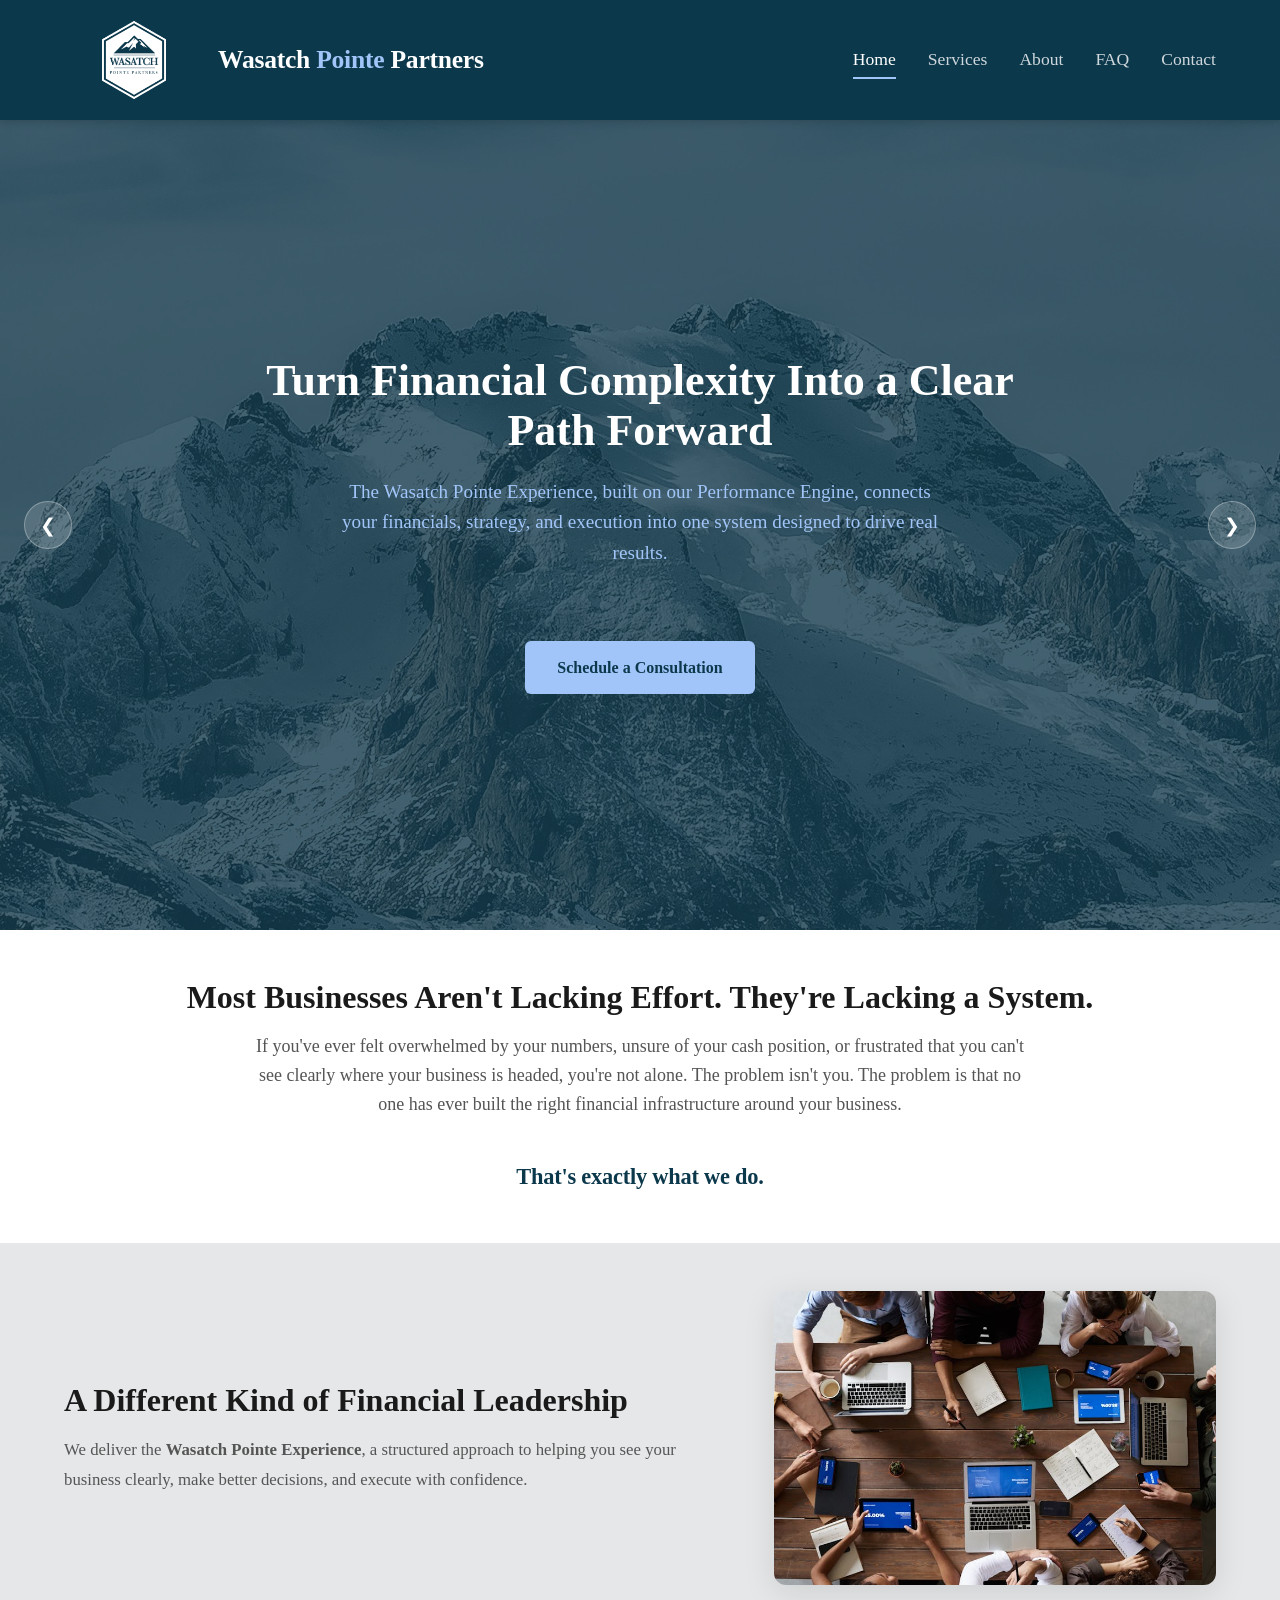
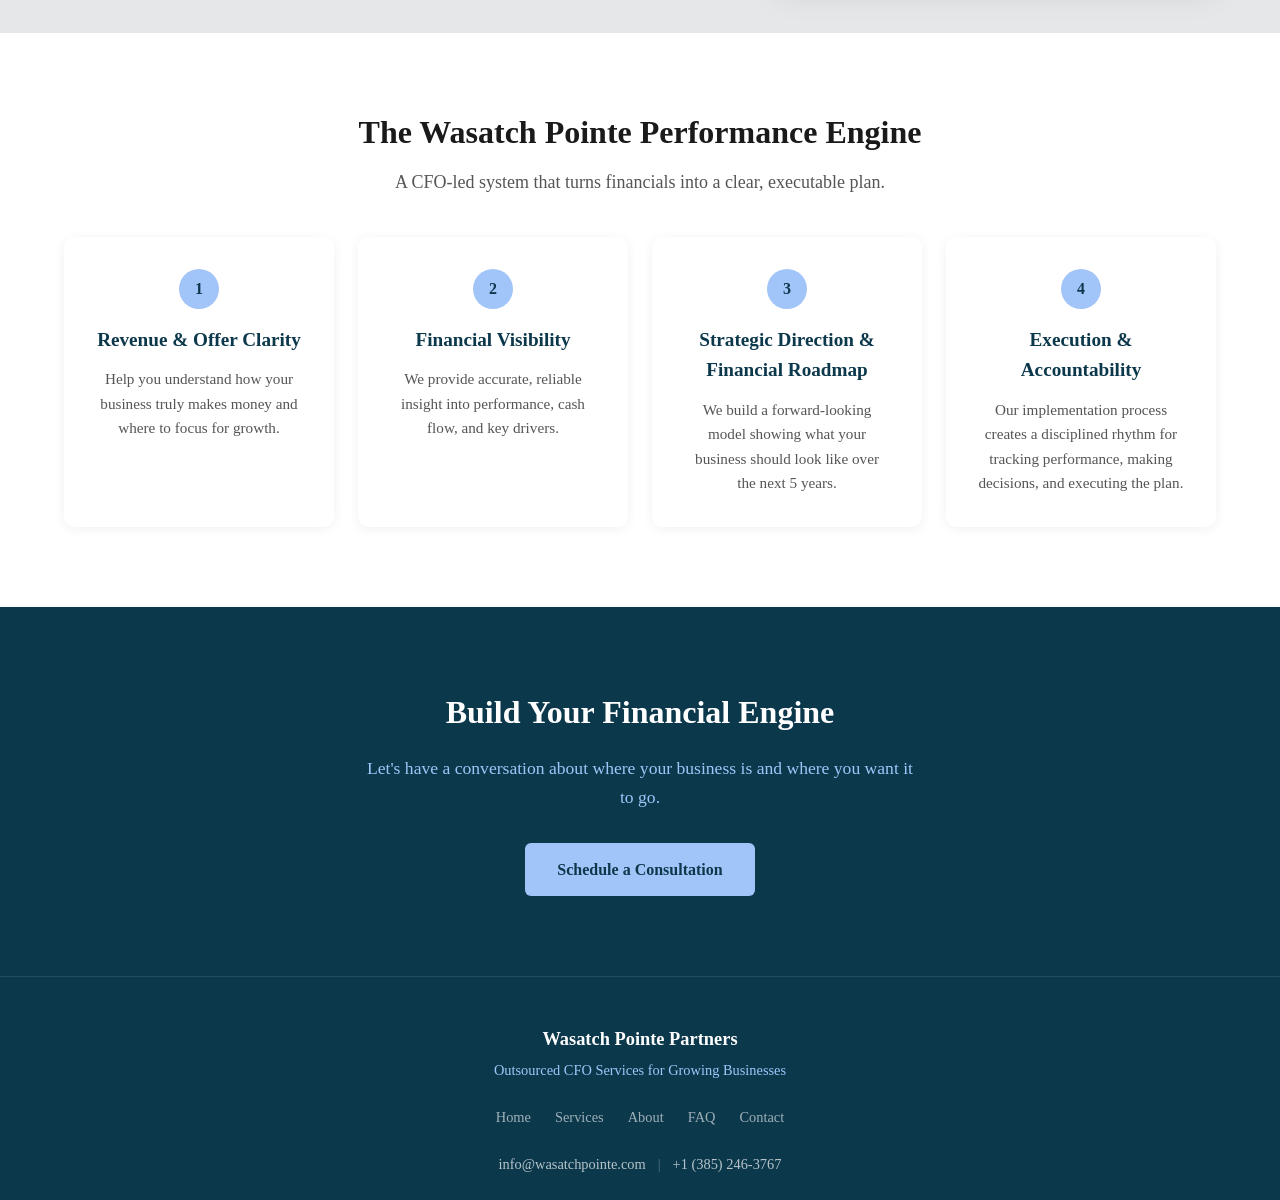
<file: index.html>
<!DOCTYPE html>
<html lang="en">
<head>
  <meta charset="UTF-8">
  <meta name="viewport" content="width=device-width, initial-scale=1.0">
  <title>Wasatch Pointe Partners | CFO Services</title>
  <meta name="description" content="Wasatch Pointe Partners delivers fractional CFO services that turn financial complexity into a clear path forward for growing businesses.">
  <link rel="preconnect" href="https://fonts.googleapis.com">
  <link rel="preconnect" href="https://fonts.gstatic.com" crossorigin>
  <link href="https://fonts.googleapis.com/css2?family=Inter:wght@400;500;600;700;800&display=swap" rel="stylesheet">
  <link rel="stylesheet" href="css/styles.css">
</head>
<body>

  <!-- Header -->
  <header class="header">
    <div class="container">
      <a href="index.html" class="logo"><img src="images/Wasatch-04.png" alt="Wasatch Pointe Partners"><div class="logo__text">Wasatch <span>Pointe</span> Partners</div></a>
      <nav class="nav-links">
        <a href="index.html">Home</a>
        <a href="services.html">Services</a>
        <a href="about.html">About</a>
        <a href="faq.html">FAQ</a>
        <a href="contact.html">Contact</a>
      </nav>
      <button class="hamburger" aria-label="Toggle navigation">
        <span></span>
        <span></span>
        <span></span>
      </button>
    </div>
  </header>

  <!-- Hero -->
  <section class="hero hero--full">
    <div class="hero-slides">
      <div class="hero-slide active" style="background-image: url('images/mountain-1.jpg')"></div>
      <div class="hero-slide" style="background-image: url('images/mountain-2.jpg')"></div>
      <div class="hero-slide" style="background-image: url('images/mountain-3.jpg')"></div>
    </div>
    <div class="hero-overlay"></div>
    <button class="hero-arrow hero-arrow--left" aria-label="Previous slide">&#10094;</button>
    <button class="hero-arrow hero-arrow--right" aria-label="Next slide">&#10095;</button>
    <div class="container">
      <div class="hero-text-slides">
        <div class="hero-text active">
          <h1>Turn Financial Complexity Into a Clear Path Forward</h1>
          <p>The Wasatch Pointe Experience, built on our Performance Engine, connects your financials, strategy, and execution into one system designed to drive real results.</p>
        </div>
        <div class="hero-text">
          <h1>The CFO Your Business Deserves Without the Full-Time Cost</h1>
          <p>Strategic financial leadership, custom dashboards, and a roadmap built around where you want to go.</p>
        </div>
        <div class="hero-text">
          <h1>Build the Financial Engine That Powers Your Next Chapter</h1>
          <p>From cash flow clarity to growth planning, we bring the systems and strategy that scale with you.</p>
        </div>
      </div>
      <a href="contact.html" class="btn btn--primary">Schedule a Consultation</a>
    </div>
  </section>

  <!-- Problem Section -->
  <section class="section" style="padding: 48px 0;">
    <div class="container text-center">
      <h2 class="section-title">Most Businesses Aren't Lacking Effort. They're Lacking a System.</h2>
      <p class="section-subtitle" style="max-width: 780px;">If you've ever felt overwhelmed by your numbers, unsure of your cash position, or frustrated that you can't see clearly where your business is headed, you're not alone. The problem isn't you. The problem is that no one has ever built the right financial infrastructure around your business.</p>
      <p class="section-callout">That's exactly what we do.</p>
    </div>
  </section>

  <!-- Solution Section -->
  <section class="section section--gray" style="padding: 48px 0;">
    <div class="container">
      <div class="solution-split">
        <div class="solution-split__text">
          <h2 class="section-title">A Different Kind of Financial Leadership</h2>
          <div class="story-content">
            <p>We deliver the <strong>Wasatch Pointe Experience</strong>, a structured approach to helping you see your business clearly, make better decisions, and execute with confidence.</p>
          </div>
        </div>
        <div class="solution-split__image">
          <img src="images/business-meeting.jpg" alt="Team collaborating on financial strategy">
        </div>
      </div>
    </div>
  </section>

  <!-- Performance Engine Section -->
  <section class="section">
    <div class="container text-center">
      <h2 class="section-title">The Wasatch Pointe Performance Engine</h2>
      <p class="section-subtitle">A CFO-led system that turns financials into a clear, executable plan.</p>
      <div class="grid grid--4">
        <div class="card">
          <div class="card__number">1</div>
          <div class="card__title">Revenue &amp; Offer Clarity</div>
          <p class="card__text">Help you understand how your business truly makes money and where to focus for growth.</p>
        </div>
        <div class="card">
          <div class="card__number">2</div>
          <div class="card__title">Financial Visibility</div>
          <p class="card__text">We provide accurate, reliable insight into performance, cash flow, and key drivers.</p>
        </div>
        <div class="card">
          <div class="card__number">3</div>
          <div class="card__title">Strategic Direction &amp; Financial Roadmap</div>
          <p class="card__text">We build a forward-looking model showing what your business should look like over the next 5 years.</p>
        </div>
        <div class="card">
          <div class="card__number">4</div>
          <div class="card__title">Execution &amp; Accountability</div>
          <p class="card__text">Our implementation process creates a disciplined rhythm for tracking performance, making decisions, and executing the plan.</p>
        </div>
      </div>
    </div>
  </section>

  <!-- CTA Section -->
  <section class="cta-section">
    <div class="container">
      <h2>Build Your Financial Engine</h2>
      <p>Let's have a conversation about where your business is and where you want it to go.</p>
      <a href="contact.html" class="btn btn--primary">Schedule a Consultation</a>
    </div>
  </section>

  <!-- Footer -->
  <footer class="footer">
    <div class="container">
      <div>
        <div class="footer__brand">Wasatch Pointe Partners</div>
        <div class="footer__tagline">Outsourced CFO Services for Growing Businesses</div>
      </div>
      <nav class="footer__links">
        <a href="index.html">Home</a>
        <a href="services.html">Services</a>
        <a href="about.html">About</a>
        <a href="faq.html">FAQ</a>
        <a href="contact.html">Contact</a>
      </nav>
      <div class="footer__contact">
        <a href="mailto:info@wasatchpointe.com">info@wasatchpointe.com</a>
        <span class="footer__divider">|</span>
        <a href="tel:+13852463767">+1 (385) 246-3767</a>
      </div>
    </div>
  </footer>

  <script src="js/main.js"></script>
</body>
</html>
</file>
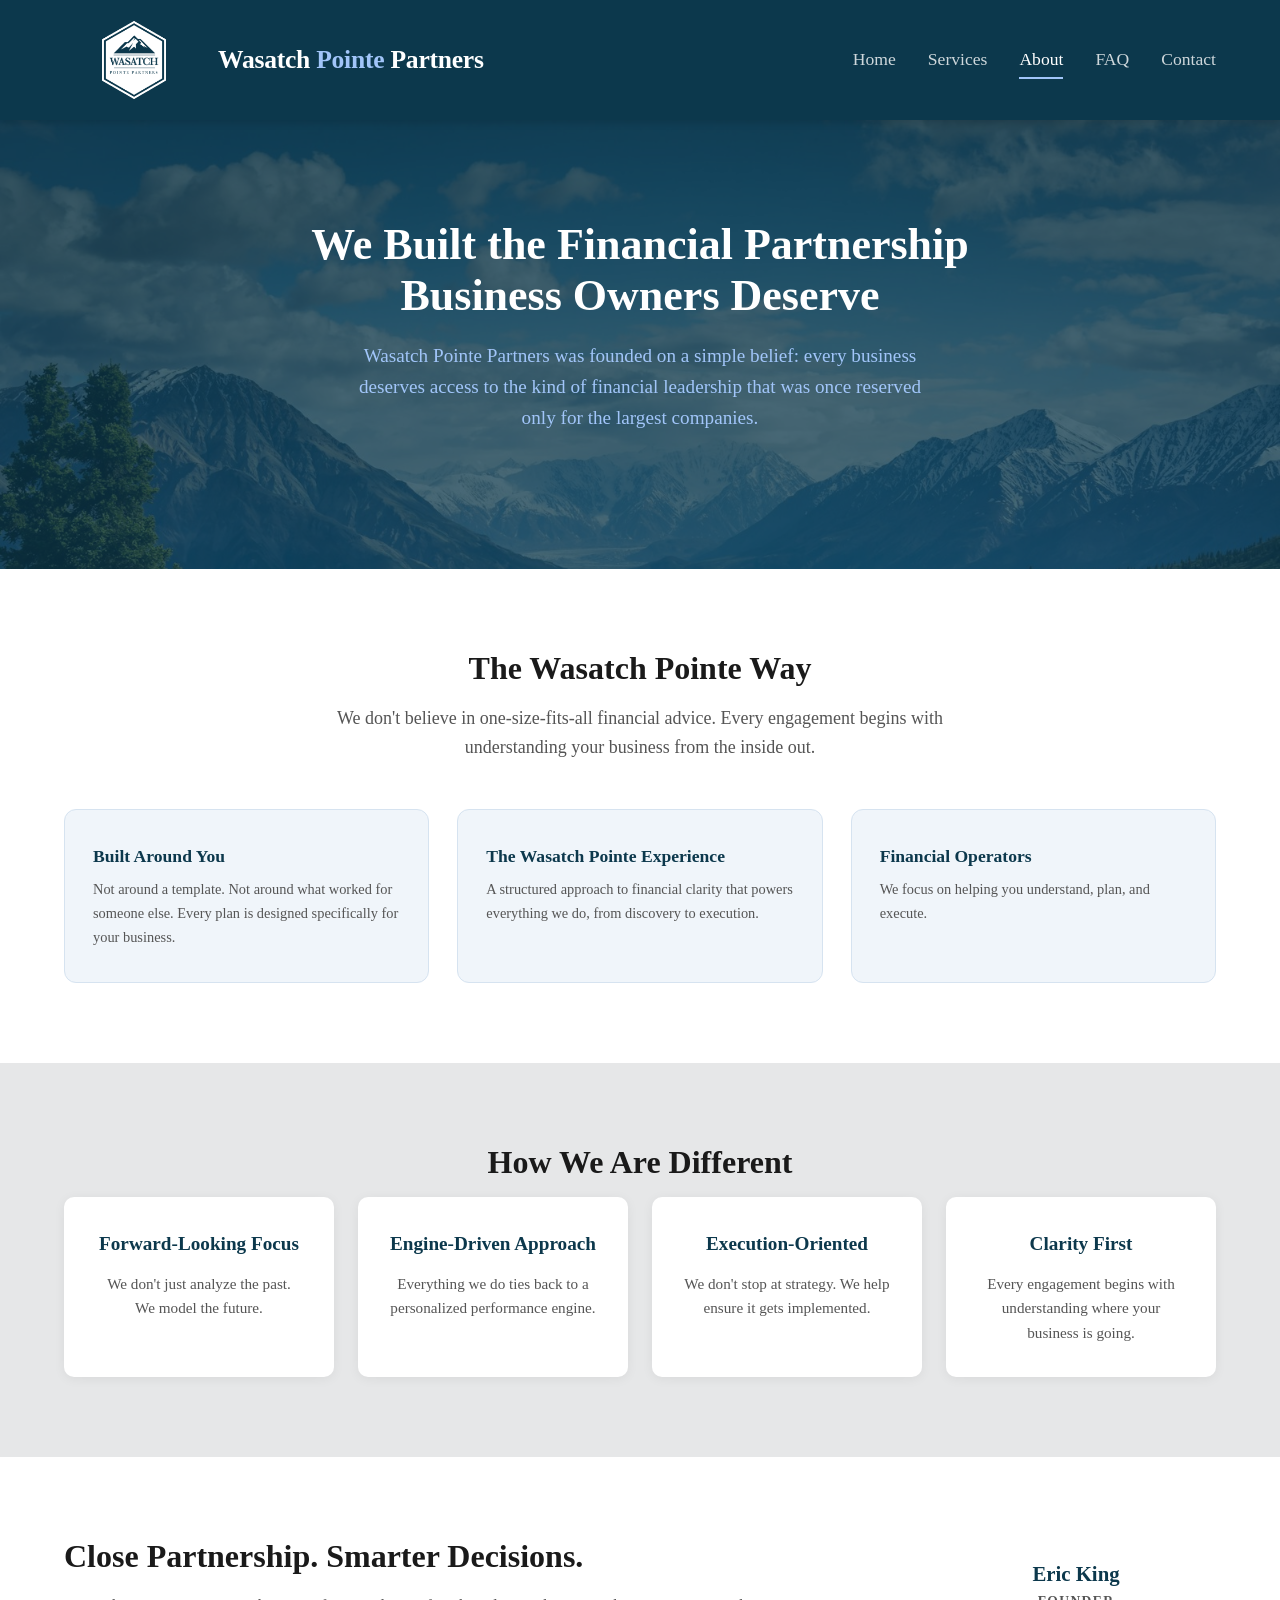
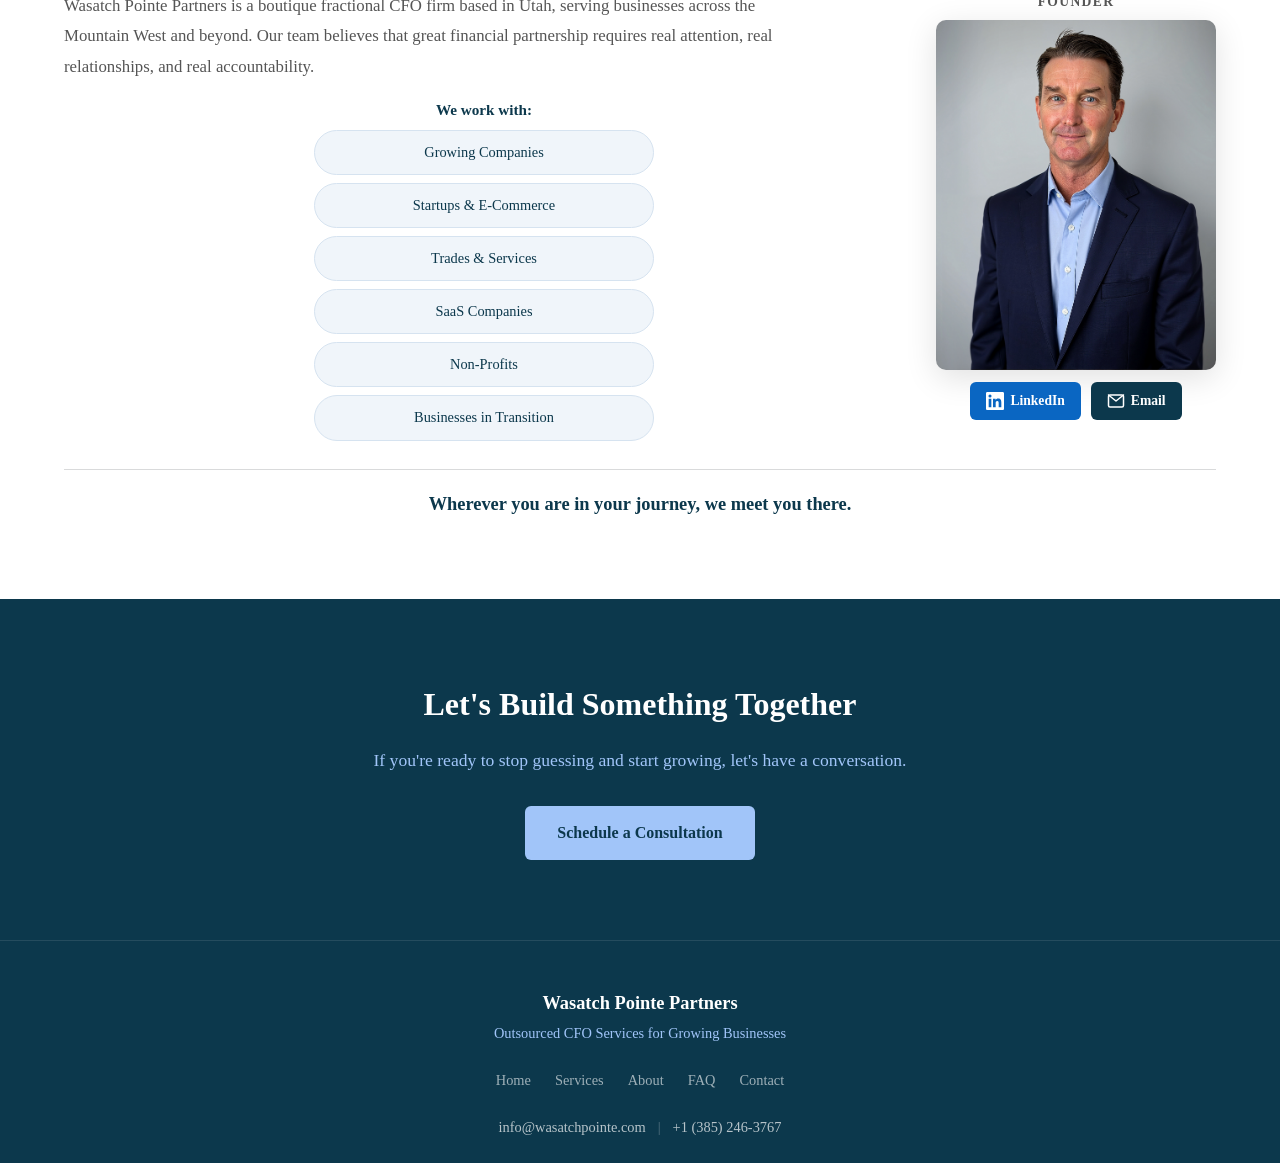
<file: about.html>
<!DOCTYPE html>
<html lang="en">
<head>
  <meta charset="UTF-8">
  <meta name="viewport" content="width=device-width, initial-scale=1.0">
  <title>About | Wasatch Pointe Partners</title>
  <meta name="description" content="Learn about Wasatch Pointe Partners, a boutique fractional CFO firm built to deliver the financial leadership growing businesses deserve.">
  <link rel="preconnect" href="https://fonts.googleapis.com">
  <link rel="preconnect" href="https://fonts.gstatic.com" crossorigin>
  <link href="https://fonts.googleapis.com/css2?family=Inter:wght@400;500;600;700;800&display=swap" rel="stylesheet">
  <link rel="stylesheet" href="css/styles.css">
</head>
<body>

  <!-- Header -->
  <header class="header">
    <div class="container">
      <a href="index.html" class="logo"><img src="images/Wasatch-04.png" alt="Wasatch Pointe Partners"><div class="logo__text">Wasatch <span>Pointe</span> Partners</div></a>
      <nav class="nav-links">
        <a href="index.html">Home</a>
        <a href="services.html">Services</a>
        <a href="about.html">About</a>
        <a href="faq.html">FAQ</a>
        <a href="contact.html">Contact</a>
      </nav>
      <button class="hamburger" aria-label="Toggle navigation">
        <span></span>
        <span></span>
        <span></span>
      </button>
    </div>
  </header>

  <!-- Hero -->
  <section class="hero hero--image" style="background-image: url('images/mountain-4.jpg')">
    <div class="hero-overlay"></div>
    <div class="container">
      <h1>We Built the Financial Partnership Business Owners Deserve</h1>
      <p>Wasatch Pointe Partners was founded on a simple belief: every business deserves access to the kind of financial leadership that was once reserved only for the largest companies.</p>
    </div>
  </section>

  <!-- The Wasatch Pointe Way -->
  <section class="section">
    <div class="container">
      <div class="text-center" style="margin-bottom: 48px;">
        <h2 class="section-title">The Wasatch Pointe Way</h2>
        <p class="section-subtitle">We don't believe in one-size-fits-all financial advice. Every engagement begins with understanding your business from the inside out.</p>
      </div>
      <div class="wpw-grid">
        <div class="wpw-card">
          <h3 class="wpw-card__title">Built Around You</h3>
          <p class="wpw-card__text">Not around a template. Not around what worked for someone else. Every plan is designed specifically for your business.</p>
        </div>
        <div class="wpw-card">
          <h3 class="wpw-card__title">The Wasatch Pointe Experience</h3>
          <p class="wpw-card__text">A structured approach to financial clarity that powers everything we do, from discovery to execution.</p>
        </div>
        <div class="wpw-card">
          <h3 class="wpw-card__title">Financial Operators</h3>
          <p class="wpw-card__text">We focus on helping you understand, plan, and execute.</p>
        </div>
      </div>
    </div>
  </section>

  <!-- Key Differentiators -->
  <section class="section section--gray">
    <div class="container text-center">
      <h2 class="section-title">How We Are Different</h2>
      <div class="grid grid--4">
        <div class="card">
          <div class="card__title">Forward-Looking Focus</div>
          <p class="card__text">We don't just analyze the past. We model the future.</p>
        </div>
        <div class="card">
          <div class="card__title">Engine-Driven Approach</div>
          <p class="card__text">Everything we do ties back to a personalized performance engine.</p>
        </div>
        <div class="card">
          <div class="card__title">Execution-Oriented</div>
          <p class="card__text">We don't stop at strategy. We help ensure it gets implemented.</p>
        </div>
        <div class="card">
          <div class="card__title">Clarity First</div>
          <p class="card__text">Every engagement begins with understanding where your business is going.</p>
        </div>
      </div>
    </div>
  </section>

  <!-- Small Team, Big Impact -->
  <section class="section">
    <div class="container">
      <div class="founder-profile">
        <div class="founder-profile__text">
          <h2 class="section-title">Close Partnership. Smarter Decisions.</h2>
          <div class="story-content">
            <p>Wasatch Pointe Partners is a boutique fractional CFO firm based in Utah, serving businesses across the Mountain West and beyond. Our team believes that great financial partnership requires real attention, real relationships, and real accountability.</p>
          </div>
          <p class="about-client-label"><strong>We work with:</strong></p>
          <ul class="about-client-list">
            <li>Growing Companies</li>
            <li>Startups &amp; E-Commerce</li>
            <li>Trades &amp; Services</li>
            <li>SaaS Companies</li>
            <li>Non-Profits</li>
            <li>Businesses in Transition</li>
          </ul>
        </div>
        <div class="founder-profile__photo">
          <div class="founder-profile__name">Eric King</div>
          <div class="founder-profile__role">Founder</div>
          <img src="images/Headshot.jpg" alt="Eric King, CFO">
          <div class="founder-profile__links">
            <a href="https://www.linkedin.com/in/YOURPROFILE" target="_blank" class="founder-link founder-link--linkedin" aria-label="LinkedIn">
              <svg width="18" height="18" viewBox="0 0 24 24" fill="currentColor"><path d="M20.447 20.452h-3.554v-5.569c0-1.328-.027-3.037-1.852-3.037-1.853 0-2.136 1.445-2.136 2.939v5.667H9.351V9h3.414v1.561h.046c.477-.9 1.637-1.85 3.37-1.85 3.601 0 4.267 2.37 4.267 5.455v6.286zM5.337 7.433a2.062 2.062 0 01-2.063-2.065 2.064 2.064 0 112.063 2.065zm1.782 13.019H3.555V9h3.564v11.452zM22.225 0H1.771C.792 0 0 .774 0 1.729v20.542C0 23.227.792 24 1.771 24h20.451C23.2 24 24 23.227 24 22.271V1.729C24 .774 23.2 0 22.222 0h.003z"/></svg>
              LinkedIn
            </a>
            <a href="mailto:info@wasatchpointe.com" class="founder-link founder-link--email" aria-label="Email">
              <svg width="18" height="18" viewBox="0 0 24 24" fill="none" stroke="currentColor" stroke-width="2" stroke-linecap="round" stroke-linejoin="round"><rect x="2" y="4" width="20" height="16" rx="2"/><path d="M22 4l-10 8L2 4"/></svg>
              Email
            </a>
          </div>
        </div>
      </div>
      <p class="section-closing">Wherever you are in your journey, we meet you there.</p>
    </div>
  </section>

  <!-- CTA Section -->
  <section class="cta-section">
    <div class="container">
      <h2>Let's Build Something Together</h2>
      <p>If you're ready to stop guessing and start growing, let's have a conversation.</p>
      <a href="contact.html" class="btn btn--primary">Schedule a Consultation</a>
    </div>
  </section>

  <!-- Footer -->
  <footer class="footer">
    <div class="container">
      <div>
        <div class="footer__brand">Wasatch Pointe Partners</div>
        <div class="footer__tagline">Outsourced CFO Services for Growing Businesses</div>
      </div>
      <nav class="footer__links">
        <a href="index.html">Home</a>
        <a href="services.html">Services</a>
        <a href="about.html">About</a>
        <a href="faq.html">FAQ</a>
        <a href="contact.html">Contact</a>
      </nav>
      <div class="footer__contact">
        <a href="mailto:info@wasatchpointe.com">info@wasatchpointe.com</a>
        <span class="footer__divider">|</span>
        <a href="tel:+13852463767">+1 (385) 246-3767</a>
      </div>
    </div>
  </footer>

  <script src="js/main.js"></script>
</body>
</html>
</file>
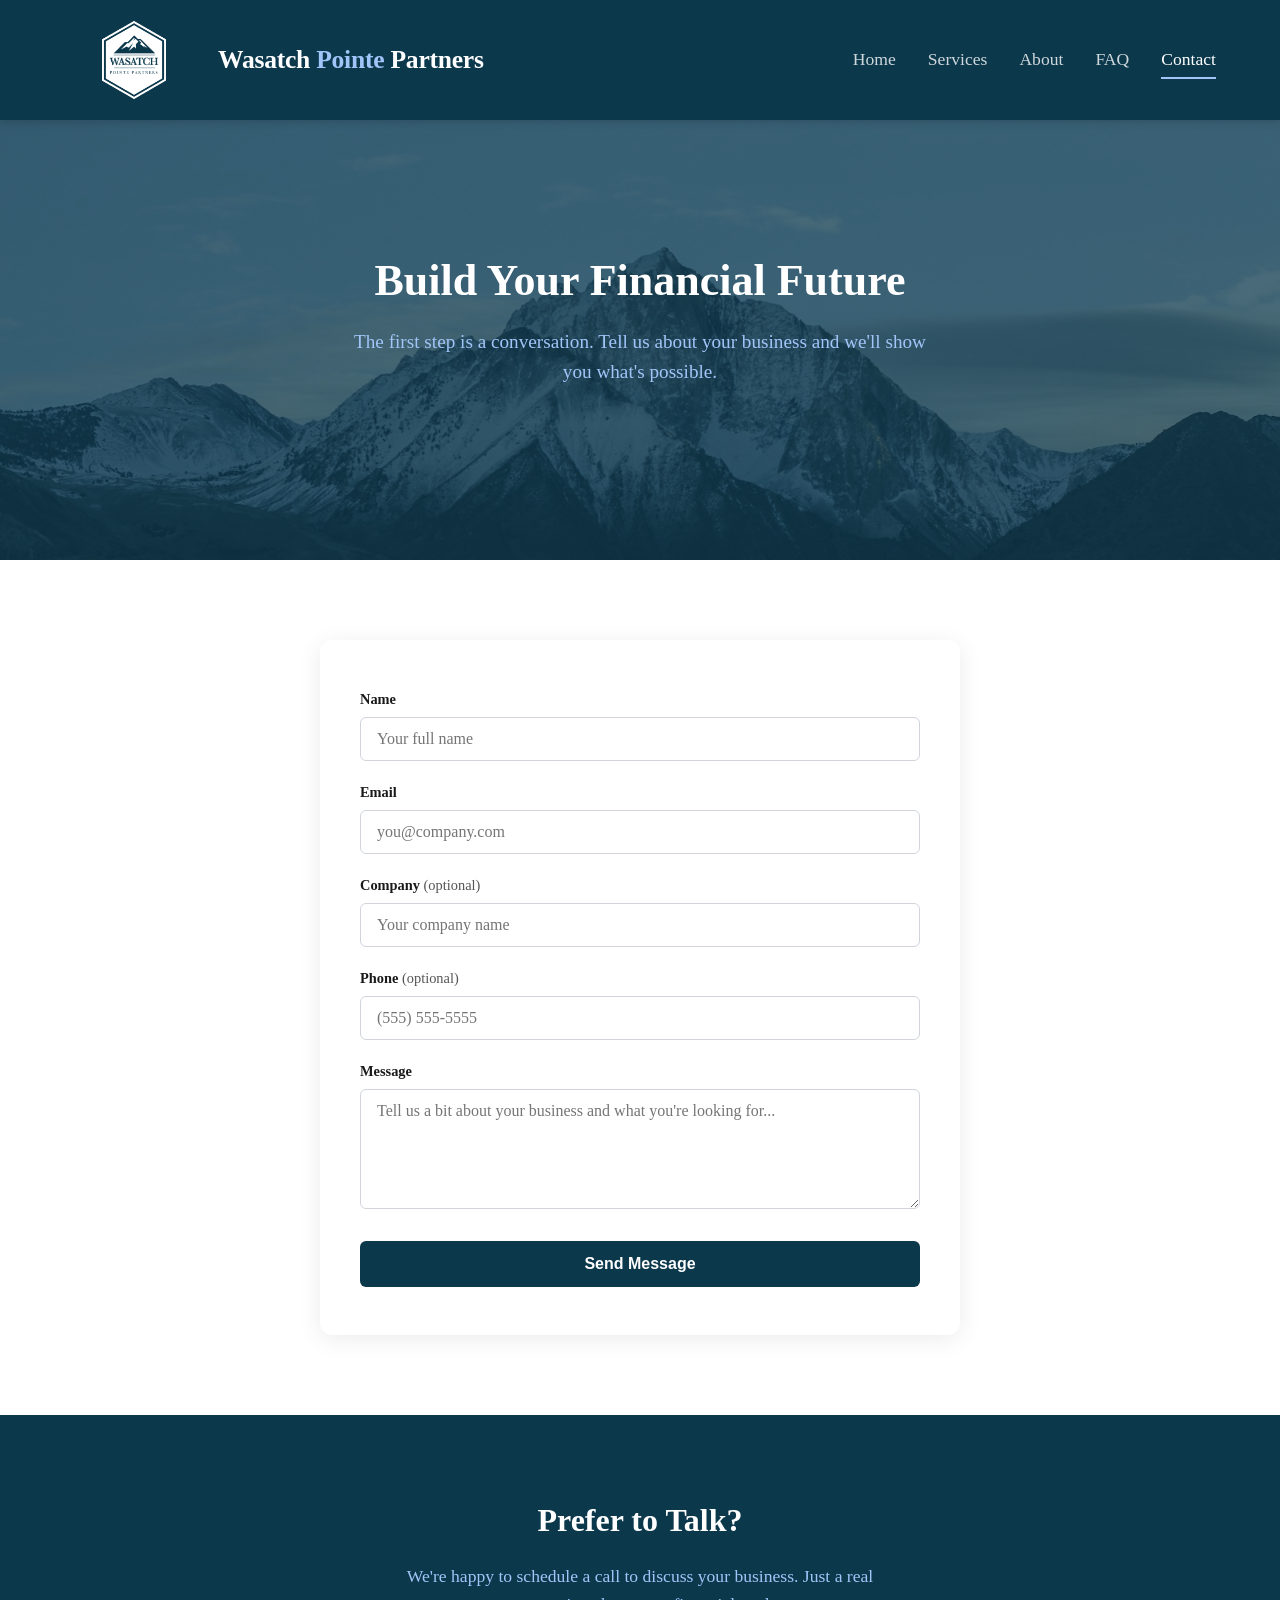
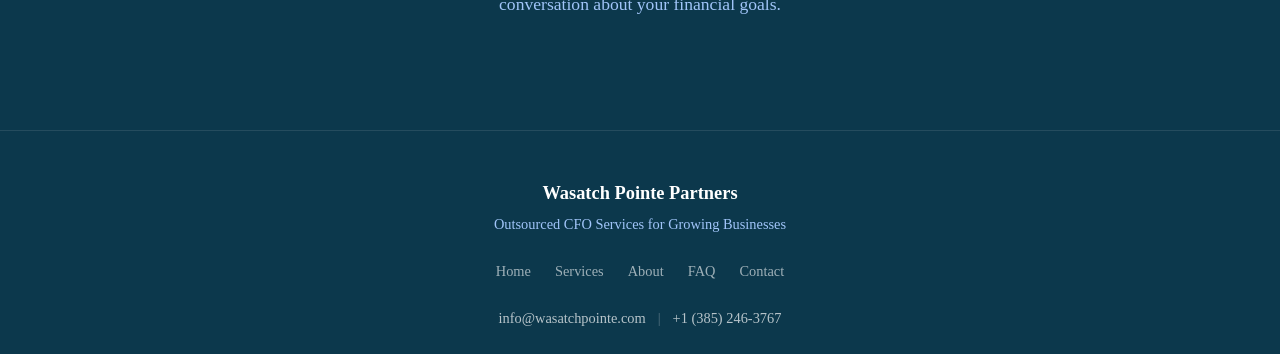
<file: contact.html>
<!DOCTYPE html>
<html lang="en">
<head>
  <meta charset="UTF-8">
  <meta name="viewport" content="width=device-width, initial-scale=1.0">
  <title>Contact | Wasatch Pointe Partners</title>
  <meta name="description" content="Schedule a consultation with Wasatch Pointe Partners. Let's talk about how fractional CFO services can help your business grow.">
  <link rel="preconnect" href="https://fonts.googleapis.com">
  <link rel="preconnect" href="https://fonts.gstatic.com" crossorigin>
  <link href="https://fonts.googleapis.com/css2?family=Inter:wght@400;500;600;700;800&display=swap" rel="stylesheet">
  <link rel="stylesheet" href="css/styles.css">
  <script src="https://www.google.com/recaptcha/api.js" async defer></script>
</head>
<body>

  <!-- Header -->
  <header class="header">
    <div class="container">
      <a href="index.html" class="logo"><img src="images/Wasatch-04.png" alt="Wasatch Pointe Partners"><div class="logo__text">Wasatch <span>Pointe</span> Partners</div></a>
      <nav class="nav-links">
        <a href="index.html">Home</a>
        <a href="services.html">Services</a>
        <a href="about.html">About</a>
        <a href="faq.html">FAQ</a>
        <a href="contact.html">Contact</a>
      </nav>
      <button class="hamburger" aria-label="Toggle navigation">
        <span></span>
        <span></span>
        <span></span>
      </button>
    </div>
  </header>

  <!-- Hero -->
  <section class="hero hero--image" style="background-image: url('images/mountain-6.jpg')">
    <div class="hero-overlay"></div>
    <div class="container">
      <h1>Build Your Financial Future</h1>
      <p>The first step is a conversation. Tell us about your business and we'll show you what's possible.</p>
    </div>
  </section>

  <!-- Contact Form Section -->
  <section class="section">
    <div class="container">
      <div class="form-card">
        <form id="contact-form" action="https://formspree.io/f/mvzdjonv" method="POST">
          <div class="form-group">
            <label for="name">Name</label>
            <input type="text" id="name" name="name" placeholder="Your full name">
            <div class="error-msg">Please enter your name.</div>
          </div>
          <div class="form-group">
            <label for="email">Email</label>
            <input type="email" id="email" name="email" placeholder="you@company.com">
            <div class="error-msg">Please enter a valid email address.</div>
          </div>
          <div class="form-group">
            <label for="company">Company <span style="color: var(--text-muted); font-weight: 400;">(optional)</span></label>
            <input type="text" id="company" name="company" placeholder="Your company name">
          </div>
          <div class="form-group">
            <label for="phone">Phone <span style="color: var(--text-muted); font-weight: 400;">(optional)</span></label>
            <input type="tel" id="phone" name="phone" placeholder="(555) 555-5555">
          </div>
          <div class="form-group">
            <label for="message">Message</label>
            <textarea id="message" name="message" placeholder="Tell us a bit about your business and what you're looking for..."></textarea>
            <div class="error-msg">Please enter a message.</div>
          </div>
          <div class="form-group" style="margin-bottom: 24px;">
            <div class="g-recaptcha" data-sitekey="6LfHE9YrAAAAABuOTtX8CgFCEv-9mcUa8KykF_76"></div>
            <div class="error-msg">Please complete the CAPTCHA.</div>
          </div>
          <button type="submit" class="btn btn--dark" style="width: 100%;">Send Message</button>
        </form>
        <div class="form-success">
          <h3>Thank you for reaching out!</h3>
          <p>We've received your message and will get back to you within one business day.</p>
        </div>
      </div>
    </div>
  </section>

  <!-- CTA Section -->
  <section class="cta-section">
    <div class="container">
      <h2>Prefer to Talk?</h2>
      <p>We're happy to schedule a call to discuss your business. Just a real conversation about your financial goals.</p>
    </div>
  </section>

  <!-- Footer -->
  <footer class="footer">
    <div class="container">
      <div>
        <div class="footer__brand">Wasatch Pointe Partners</div>
        <div class="footer__tagline">Outsourced CFO Services for Growing Businesses</div>
      </div>
      <nav class="footer__links">
        <a href="index.html">Home</a>
        <a href="services.html">Services</a>
        <a href="about.html">About</a>
        <a href="faq.html">FAQ</a>
        <a href="contact.html">Contact</a>
      </nav>
      <div class="footer__contact">
        <a href="mailto:info@wasatchpointe.com">info@wasatchpointe.com</a>
        <span class="footer__divider">|</span>
        <a href="tel:+13852463767">+1 (385) 246-3767</a>
      </div>
    </div>
  </footer>

  <script src="js/main.js"></script>
</body>
</html>
</file>
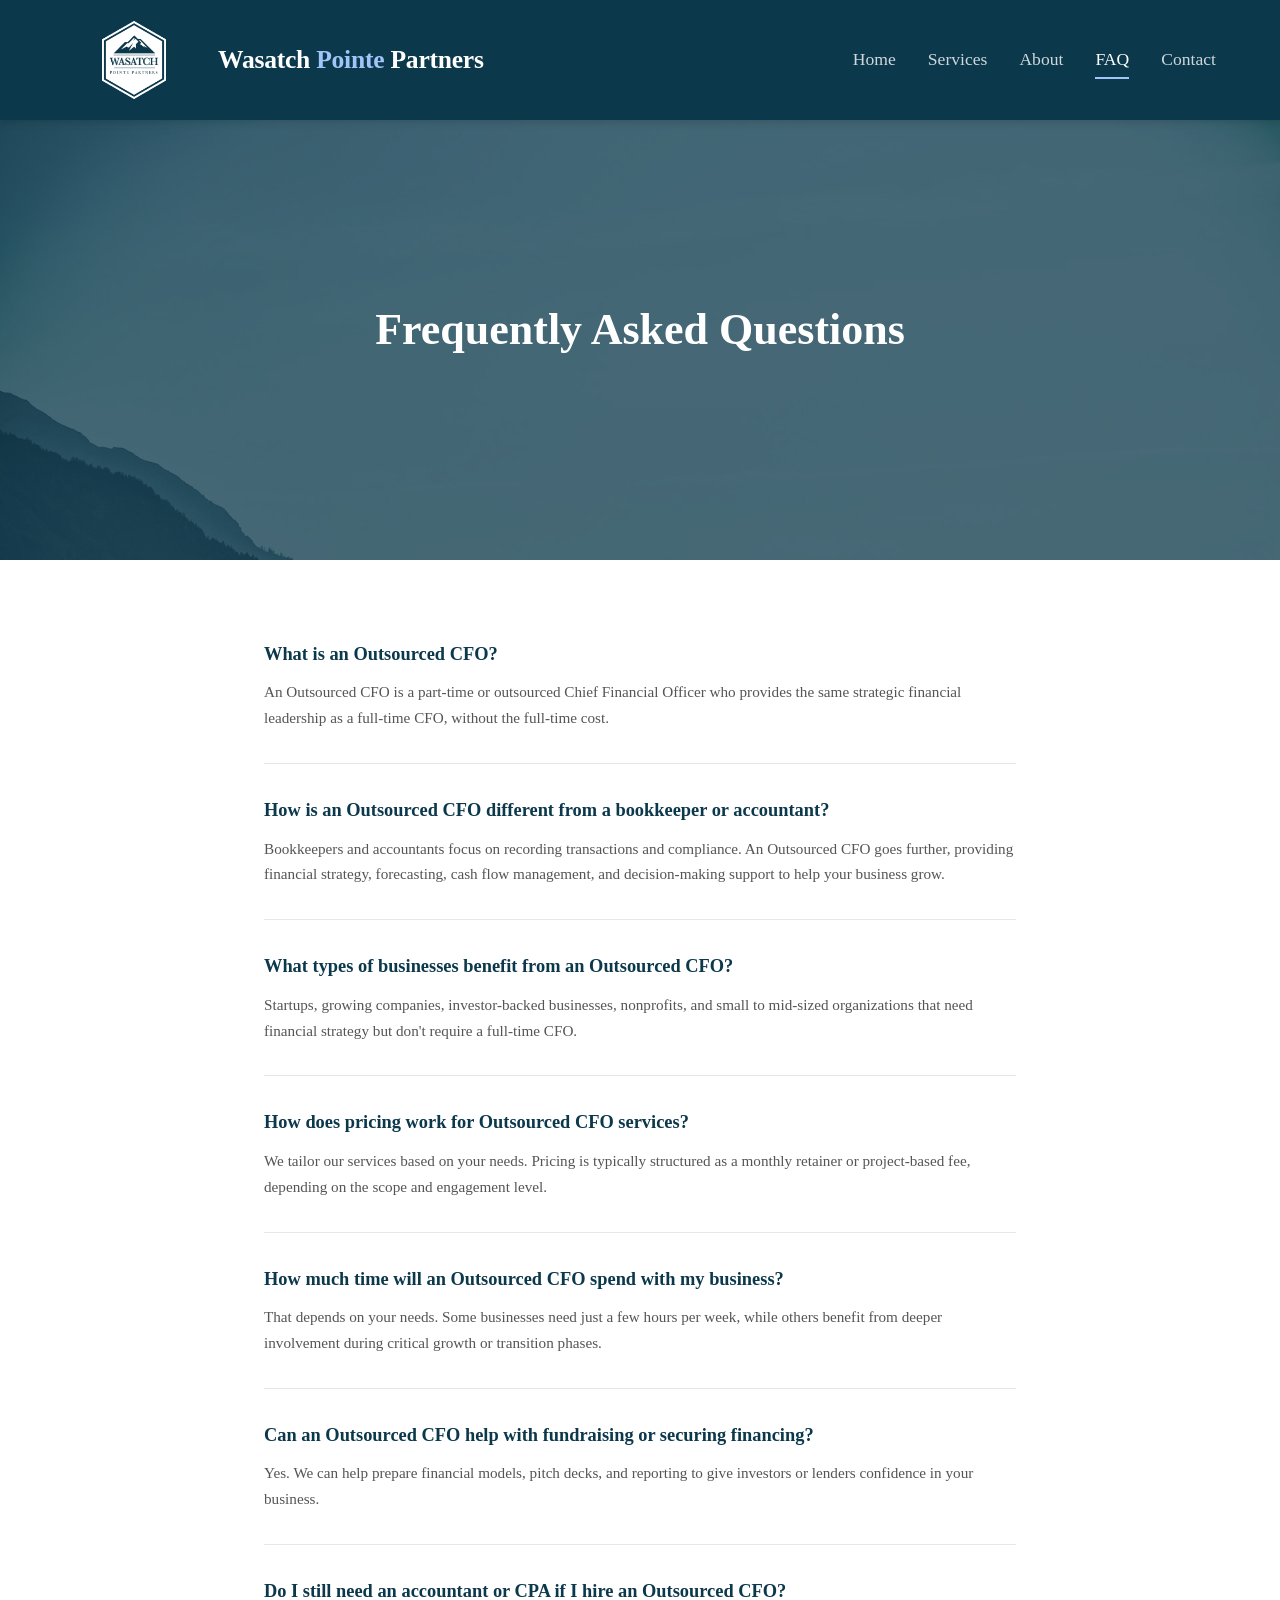
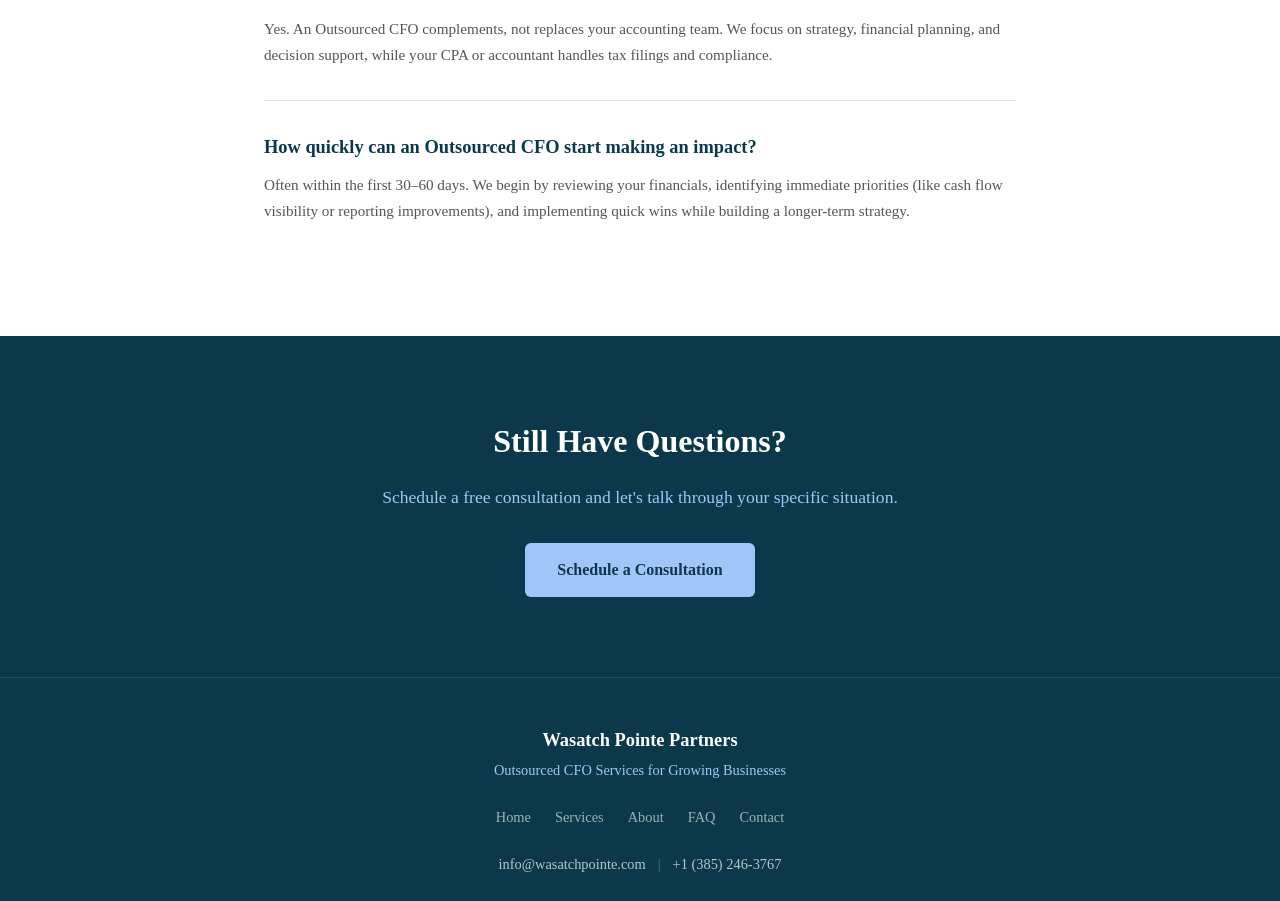
<file: faq.html>
<!DOCTYPE html>
<html lang="en">
<head>
  <meta charset="UTF-8">
  <meta name="viewport" content="width=device-width, initial-scale=1.0">
  <title>FAQ | Wasatch Pointe Partners</title>
  <meta name="description" content="Frequently asked questions about Wasatch Pointe Partners' fractional CFO services, pricing, process, and who we work with.">
  <link rel="preconnect" href="https://fonts.googleapis.com">
  <link rel="preconnect" href="https://fonts.gstatic.com" crossorigin>
  <link href="https://fonts.googleapis.com/css2?family=Inter:wght@400;500;600;700;800&display=swap" rel="stylesheet">
  <link rel="stylesheet" href="css/styles.css">
</head>
<body>

  <!-- Header -->
  <header class="header">
    <div class="container">
      <a href="index.html" class="logo"><img src="images/Wasatch-04.png" alt="Wasatch Pointe Partners"><div class="logo__text">Wasatch <span>Pointe</span> Partners</div></a>
      <nav class="nav-links">
        <a href="index.html">Home</a>
        <a href="services.html">Services</a>
        <a href="about.html">About</a>
        <a href="faq.html">FAQ</a>
        <a href="contact.html">Contact</a>
      </nav>
      <button class="hamburger" aria-label="Toggle navigation">
        <span></span>
        <span></span>
        <span></span>
      </button>
    </div>
  </header>

  <!-- Hero -->
  <section class="hero hero--image" style="background-image: url('images/mountain-3.jpg')">
    <div class="hero-overlay"></div>
    <div class="container">
      <h1>Frequently Asked Questions</h1>
    </div>
  </section>

  <!-- FAQ Section -->
  <section class="section">
    <div class="container" style="max-width: 800px;">

      <div class="faq-static">
        <h3 class="faq-static__question">What is an Outsourced CFO?</h3>
        <p class="faq-static__answer">An Outsourced CFO is a part-time or outsourced Chief Financial Officer who provides the same strategic financial leadership as a full-time CFO, without the full-time cost.</p>
      </div>

      <div class="faq-static">
        <h3 class="faq-static__question">How is an Outsourced CFO different from a bookkeeper or accountant?</h3>
        <p class="faq-static__answer">Bookkeepers and accountants focus on recording transactions and compliance. An Outsourced CFO goes further, providing financial strategy, forecasting, cash flow management, and decision-making support to help your business grow.</p>
      </div>

      <div class="faq-static">
        <h3 class="faq-static__question">What types of businesses benefit from an Outsourced CFO?</h3>
        <p class="faq-static__answer">Startups, growing companies, investor-backed businesses, nonprofits, and small to mid-sized organizations that need financial strategy but don't require a full-time CFO.</p>
      </div>

      <div class="faq-static">
        <h3 class="faq-static__question">How does pricing work for Outsourced CFO services?</h3>
        <p class="faq-static__answer">We tailor our services based on your needs. Pricing is typically structured as a monthly retainer or project-based fee, depending on the scope and engagement level.</p>
      </div>

      <div class="faq-static">
        <h3 class="faq-static__question">How much time will an Outsourced CFO spend with my business?</h3>
        <p class="faq-static__answer">That depends on your needs. Some businesses need just a few hours per week, while others benefit from deeper involvement during critical growth or transition phases.</p>
      </div>

      <div class="faq-static">
        <h3 class="faq-static__question">Can an Outsourced CFO help with fundraising or securing financing?</h3>
        <p class="faq-static__answer">Yes. We can help prepare financial models, pitch decks, and reporting to give investors or lenders confidence in your business.</p>
      </div>

      <div class="faq-static">
        <h3 class="faq-static__question">Do I still need an accountant or CPA if I hire an Outsourced CFO?</h3>
        <p class="faq-static__answer">Yes. An Outsourced CFO complements, not replaces your accounting team. We focus on strategy, financial planning, and decision support, while your CPA or accountant handles tax filings and compliance.</p>
      </div>

      <div class="faq-static">
        <h3 class="faq-static__question">How quickly can an Outsourced CFO start making an impact?</h3>
        <p class="faq-static__answer">Often within the first 30&ndash;60 days. We begin by reviewing your financials, identifying immediate priorities (like cash flow visibility or reporting improvements), and implementing quick wins while building a longer-term strategy.</p>
      </div>

    </div>
  </section>

  <!-- CTA Section -->
  <section class="cta-section">
    <div class="container">
      <h2>Still Have Questions?</h2>
      <p>Schedule a free consultation and let's talk through your specific situation.</p>
      <a href="contact.html" class="btn btn--primary">Schedule a Consultation</a>
    </div>
  </section>

  <!-- Footer -->
  <footer class="footer">
    <div class="container">
      <div>
        <div class="footer__brand">Wasatch Pointe Partners</div>
        <div class="footer__tagline">Outsourced CFO Services for Growing Businesses</div>
      </div>
      <nav class="footer__links">
        <a href="index.html">Home</a>
        <a href="services.html">Services</a>
        <a href="about.html">About</a>
        <a href="faq.html">FAQ</a>
        <a href="contact.html">Contact</a>
      </nav>
      <div class="footer__contact">
        <a href="mailto:info@wasatchpointe.com">info@wasatchpointe.com</a>
        <span class="footer__divider">|</span>
        <a href="tel:+13852463767">+1 (385) 246-3767</a>
      </div>
    </div>
  </footer>

  <script src="js/main.js"></script>
</body>
</html>
</file>
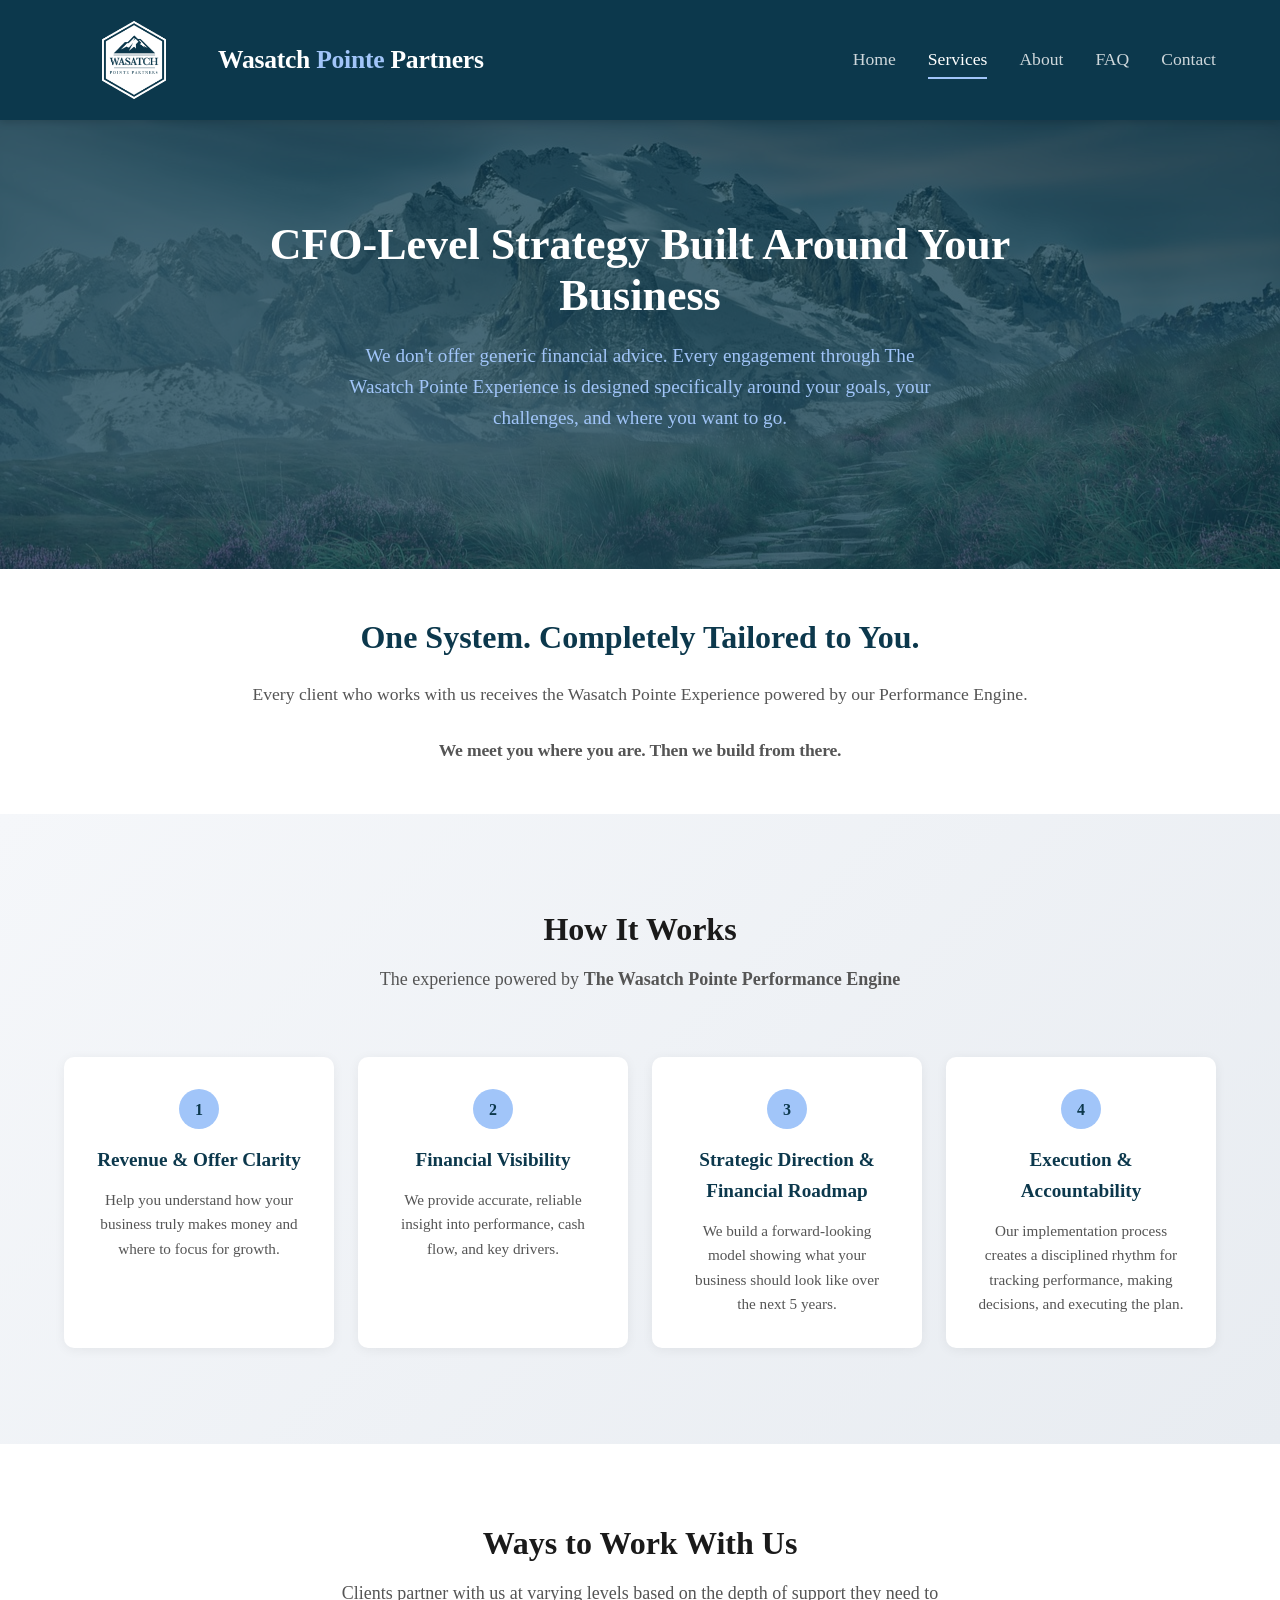
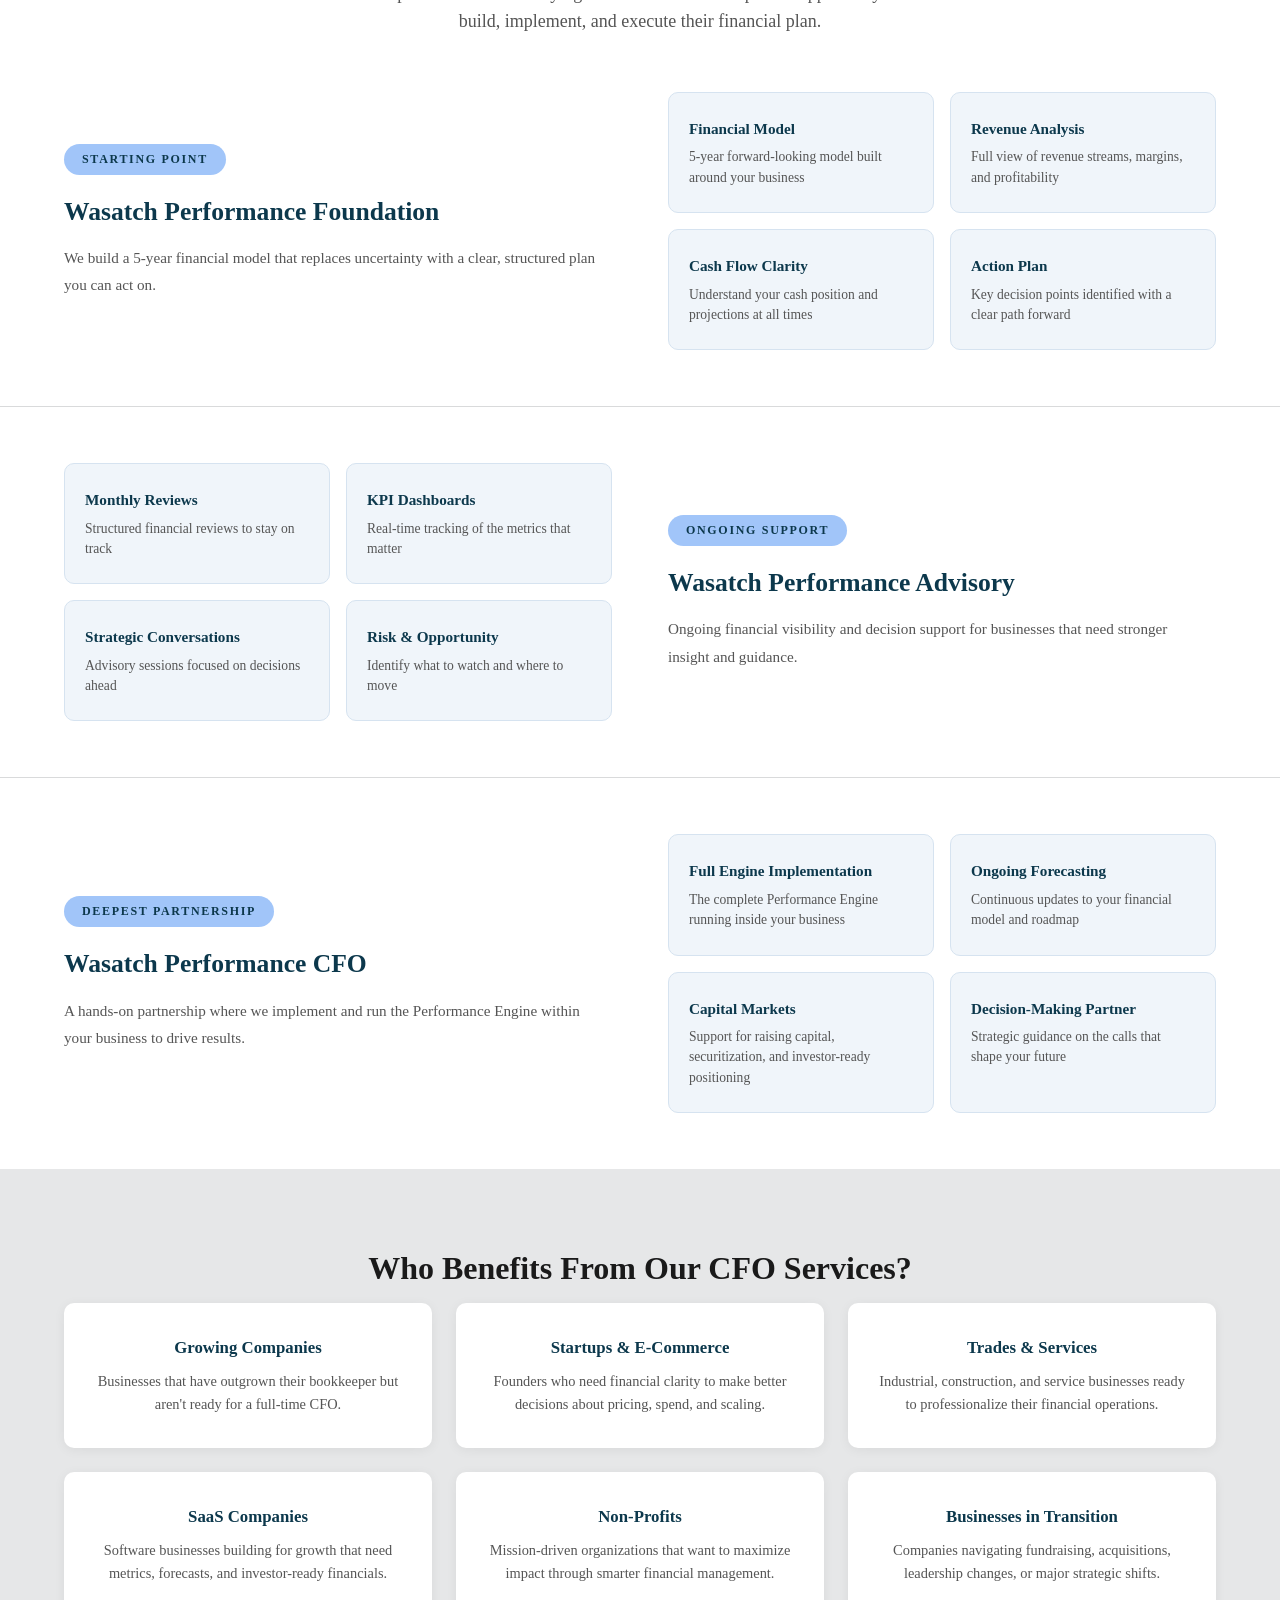
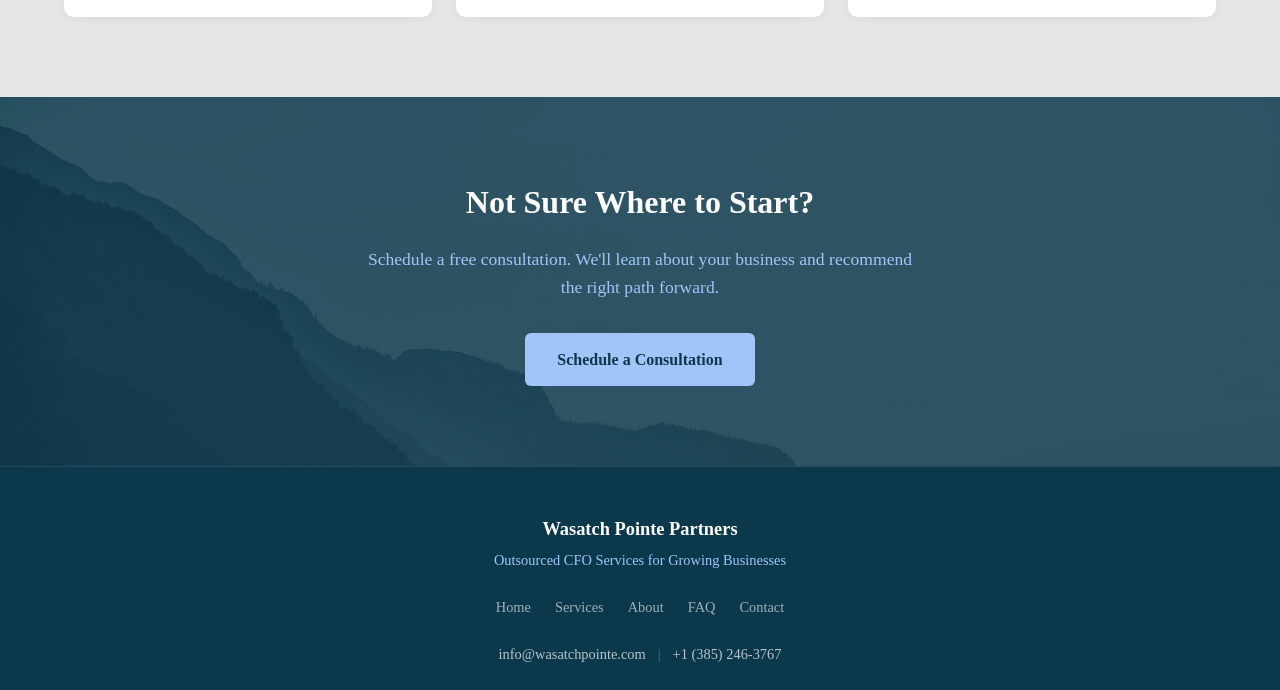
<file: services.html>
<!DOCTYPE html>
<html lang="en">
<head>
  <meta charset="UTF-8">
  <meta name="viewport" content="width=device-width, initial-scale=1.0">
  <title>Services | Wasatch Pointe Partners</title>
  <meta name="description" content="Explore Wasatch Pointe Partners' fractional CFO services, from foundational financial visibility to full strategic CFO partnership.">
  <link rel="preconnect" href="https://fonts.googleapis.com">
  <link rel="preconnect" href="https://fonts.gstatic.com" crossorigin>
  <link href="https://fonts.googleapis.com/css2?family=Inter:wght@400;500;600;700;800&display=swap" rel="stylesheet">
  <link rel="stylesheet" href="css/styles.css">
</head>
<body>

  <!-- Header -->
  <header class="header">
    <div class="container">
      <a href="index.html" class="logo"><img src="images/Wasatch-04.png" alt="Wasatch Pointe Partners"><div class="logo__text">Wasatch <span>Pointe</span> Partners</div></a>
      <nav class="nav-links">
        <a href="index.html">Home</a>
        <a href="services.html">Services</a>
        <a href="about.html">About</a>
        <a href="faq.html">FAQ</a>
        <a href="contact.html">Contact</a>
      </nav>
      <button class="hamburger" aria-label="Toggle navigation">
        <span></span>
        <span></span>
        <span></span>
      </button>
    </div>
  </header>

  <!-- Hero with background image -->
  <section class="hero hero--image" style="background-image: url('images/mountain-2.jpg')">
    <div class="hero-overlay"></div>
    <div class="container">
      <h1>CFO-Level Strategy Built Around Your Business</h1>
      <p>We don't offer generic financial advice. Every engagement through The Wasatch Pointe Experience is designed specifically around your goals, your challenges, and where you want to go.</p>
    </div>
  </section>

  <!-- One System, Tailored -->
  <section class="section" style="padding: 48px 0;">
    <div class="container">
      <div class="big-statement">
        <h2>One System. Completely Tailored to You.</h2>
        <p>Every client who works with us receives the Wasatch Pointe Experience powered by our Performance Engine.</p>
        <p class="section-callout" style="margin-top: 24px;">We meet you where you are. Then we build from there.</p>
      </div>
    </div>
  </section>

  <!-- How It Works - Performance Engine -->
  <section class="engine-section">
    <div class="container">
      <div class="text-center" style="margin-bottom: 64px;">
        <h2 class="section-title">How It Works</h2>
        <p class="section-subtitle">The experience powered by <strong>The Wasatch Pointe Performance Engine</strong></p>
      </div>
      <div class="grid grid--4">
        <div class="card">
          <div class="card__number">1</div>
          <div class="card__title">Revenue &amp; Offer Clarity</div>
          <p class="card__text">Help you understand how your business truly makes money and where to focus for growth.</p>
        </div>
        <div class="card">
          <div class="card__number">2</div>
          <div class="card__title">Financial Visibility</div>
          <p class="card__text">We provide accurate, reliable insight into performance, cash flow, and key drivers.</p>
        </div>
        <div class="card">
          <div class="card__number">3</div>
          <div class="card__title">Strategic Direction &amp; Financial Roadmap</div>
          <p class="card__text">We build a forward-looking model showing what your business should look like over the next 5 years.</p>
        </div>
        <div class="card">
          <div class="card__number">4</div>
          <div class="card__title">Execution &amp; Accountability</div>
          <p class="card__text">Our implementation process creates a disciplined rhythm for tracking performance, making decisions, and executing the plan.</p>
        </div>
      </div>
    </div>
  </section>

  <!-- Ways to Work With Us -->
  <section class="section" style="padding-bottom: 0;">
    <div class="container text-center">
      <h2 class="section-title">Ways to Work With Us</h2>
      <p class="section-subtitle" style="margin-bottom: 0;">Clients partner with us at varying levels based on the depth of support they need to build, implement, and execute their financial plan.</p>
    </div>

    <!-- Foundation -->
    <div class="service-tier">
      <div class="container">
        <div class="service-tier__split">
          <div class="service-tier__text">
            <span class="services-label">Starting Point</span>
            <h3 class="service-tier__title">Wasatch Performance Foundation</h3>
            <p>We build a 5-year financial model that replaces uncertainty with a clear, structured plan you can act on.</p>
          </div>
          <div class="service-tier__grid">
            <div class="service-quad">
              <h4>Financial Model</h4>
              <p>5-year forward-looking model built around your business</p>
            </div>
            <div class="service-quad">
              <h4>Revenue Analysis</h4>
              <p>Full view of revenue streams, margins, and profitability</p>
            </div>
            <div class="service-quad">
              <h4>Cash Flow Clarity</h4>
              <p>Understand your cash position and projections at all times</p>
            </div>
            <div class="service-quad">
              <h4>Action Plan</h4>
              <p>Key decision points identified with a clear path forward</p>
            </div>
          </div>
        </div>
      </div>
    </div>

    <!-- Advisory -->
    <div class="service-tier">
      <div class="container">
        <div class="service-tier__split service-tier__split--reverse">
          <div class="service-tier__text">
            <span class="services-label">Ongoing Support</span>
            <h3 class="service-tier__title">Wasatch Performance Advisory</h3>
            <p>Ongoing financial visibility and decision support for businesses that need stronger insight and guidance.</p>
          </div>
          <div class="service-tier__grid">
            <div class="service-quad">
              <h4>Monthly Reviews</h4>
              <p>Structured financial reviews to stay on track</p>
            </div>
            <div class="service-quad">
              <h4>KPI Dashboards</h4>
              <p>Real-time tracking of the metrics that matter</p>
            </div>
            <div class="service-quad">
              <h4>Strategic Conversations</h4>
              <p>Advisory sessions focused on decisions ahead</p>
            </div>
            <div class="service-quad">
              <h4>Risk &amp; Opportunity</h4>
              <p>Identify what to watch and where to move</p>
            </div>
          </div>
        </div>
      </div>
    </div>

    <!-- CFO -->
    <div class="service-tier">
      <div class="container">
        <div class="service-tier__split">
          <div class="service-tier__text">
            <span class="services-label">Deepest Partnership</span>
            <h3 class="service-tier__title">Wasatch Performance CFO</h3>
            <p>A hands-on partnership where we implement and run the Performance Engine within your business to drive results.</p>
          </div>
          <div class="service-tier__grid">
            <div class="service-quad">
              <h4>Full Engine Implementation</h4>
              <p>The complete Performance Engine running inside your business</p>
            </div>
            <div class="service-quad">
              <h4>Ongoing Forecasting</h4>
              <p>Continuous updates to your financial model and roadmap</p>
            </div>
            <div class="service-quad">
              <h4>Capital Markets</h4>
              <p>Support for raising capital, securitization, and investor-ready positioning</p>
            </div>
            <div class="service-quad">
              <h4>Decision-Making Partner</h4>
              <p>Strategic guidance on the calls that shape your future</p>
            </div>
          </div>
        </div>
      </div>
    </div>
  </section>

  <!-- Who Benefits -->
  <section class="section section--gray">
    <div class="container text-center">
      <h2 class="section-title">Who Benefits From Our CFO Services?</h2>
      <div class="grid grid--3">
        <div class="benefit-card">
          <h3>Growing Companies</h3>
          <p>Businesses that have outgrown their bookkeeper but aren't ready for a full-time CFO.</p>
        </div>
        <div class="benefit-card">
          <h3>Startups &amp; E-Commerce</h3>
          <p>Founders who need financial clarity to make better decisions about pricing, spend, and scaling.</p>
        </div>
        <div class="benefit-card">
          <h3>Trades &amp; Services</h3>
          <p>Industrial, construction, and service businesses ready to professionalize their financial operations.</p>
        </div>
        <div class="benefit-card">
          <h3>SaaS Companies</h3>
          <p>Software businesses building for growth that need metrics, forecasts, and investor-ready financials.</p>
        </div>
        <div class="benefit-card">
          <h3>Non-Profits</h3>
          <p>Mission-driven organizations that want to maximize impact through smarter financial management.</p>
        </div>
        <div class="benefit-card">
          <h3>Businesses in Transition</h3>
          <p>Companies navigating fundraising, acquisitions, leadership changes, or major strategic shifts.</p>
        </div>
      </div>
    </div>
  </section>

  <!-- CTA -->
  <section class="cta-section" style="background-image: url('images/mountain-3.jpg'); background-size: cover; background-position: center; position: relative;">
    <div style="position: absolute; inset: 0; background: rgba(12, 56, 76, 0.85);"></div>
    <div class="container" style="position: relative; z-index: 1;">
      <h2>Not Sure Where to Start?</h2>
      <p>Schedule a free consultation. We'll learn about your business and recommend the right path forward.</p>
      <a href="contact.html" class="btn btn--primary">Schedule a Consultation</a>
    </div>
  </section>

  <!-- Footer -->
  <footer class="footer">
    <div class="container">
      <div>
        <div class="footer__brand">Wasatch Pointe Partners</div>
        <div class="footer__tagline">Outsourced CFO Services for Growing Businesses</div>
      </div>
      <nav class="footer__links">
        <a href="index.html">Home</a>
        <a href="services.html">Services</a>
        <a href="about.html">About</a>
        <a href="faq.html">FAQ</a>
        <a href="contact.html">Contact</a>
      </nav>
      <div class="footer__contact">
        <a href="mailto:info@wasatchpointe.com">info@wasatchpointe.com</a>
        <span class="footer__divider">|</span>
        <a href="tel:+13852463767">+1 (385) 246-3767</a>
      </div>
    </div>
  </footer>

  <script src="js/main.js"></script>
</body>
</html>
</file>
<file: css/styles.css>
/* ===== CSS Custom Properties ===== */
:root {
  --dark-blue: rgb(12, 56, 76);
  --light-blue: rgb(161, 197, 249);
  --gray: rgb(230, 231, 232);
  --white: #ffffff;
  --text-dark: #1a1a1a;
  --text-muted: #555;
  --font-stack: 'Times New Roman', Times, serif;
  --max-width: 1200px;
  --transition: 0.3s ease;
}

/* ===== Reset & Base ===== */
*,
*::before,
*::after {
  margin: 0;
  padding: 0;
  box-sizing: border-box;
}

html {
  scroll-behavior: smooth;
}

body {
  font-family: var(--font-stack);
  color: var(--text-dark);
  line-height: 1.6;
  background: var(--white);
}

a {
  text-decoration: none;
  color: inherit;
}

ul {
  list-style: none;
}

img {
  max-width: 100%;
  display: block;
}

/* ===== Utility ===== */
.container {
  max-width: var(--max-width);
  margin: 0 auto;
  padding: 0 24px;
}

.section {
  padding: 80px 0;
}

.section--gray {
  background: var(--gray);
}

.section--dark {
  background: var(--dark-blue);
  color: var(--white);
}

.section--dark .section-subtitle {
  color: var(--light-blue);
}

.section-title {
  font-size: 2rem;
  font-weight: 700;
  margin-bottom: 16px;
  line-height: 1.2;
}

.section-subtitle {
  font-size: 1.125rem;
  color: var(--text-muted);
  max-width: 640px;
  margin-bottom: 40px;
}

.text-center {
  text-align: center;
}

.text-center .section-subtitle {
  margin-left: auto;
  margin-right: auto;
}

/* ===== Buttons ===== */
.btn {
  display: inline-block;
  padding: 14px 32px;
  border-radius: 6px;
  font-size: 1rem;
  font-weight: 600;
  cursor: pointer;
  border: none;
  transition: transform var(--transition), box-shadow var(--transition), background var(--transition);
}

.btn:hover {
  transform: translateY(-2px);
  box-shadow: 0 4px 16px rgba(0, 0, 0, 0.15);
}

.btn--primary {
  background: var(--light-blue);
  color: var(--dark-blue);
}

.btn--primary:hover {
  background: rgb(130, 175, 245);
}

.btn--outline {
  background: transparent;
  color: var(--white);
  border: 2px solid var(--light-blue);
}

.btn--outline:hover {
  background: var(--light-blue);
  color: var(--dark-blue);
}

.btn--dark {
  background: var(--dark-blue);
  color: var(--white);
}

.btn--dark:hover {
  background: rgb(8, 40, 56);
}

/* ===== Header / Nav ===== */
.header {
  position: sticky;
  top: 0;
  z-index: 1000;
  background: var(--dark-blue);
  box-shadow: 0 2px 8px rgba(0, 0, 0, 0.15);
}

.header .container {
  display: flex;
  align-items: center;
  justify-content: space-between;
  height: 120px;
}

.logo {
  display: flex;
  align-items: center;
  flex-shrink: 0;
  gap: 14px;
  color: var(--white);
}

.logo img {
  height: 140px;
  width: auto;
  margin: -20px 0;
}

.logo__text {
  font-size: 1.6rem;
  font-weight: 700;
  letter-spacing: -0.01em;
  line-height: 1.2;
}

.logo__text span {
  color: var(--light-blue);
}

.nav-links {
  display: flex;
  gap: 32px;
}

.nav-links a {
  color: rgba(255, 255, 255, 0.8);
  font-size: 1.1rem;
  font-weight: 500;
  padding: 4px 0;
  border-bottom: 2px solid transparent;
  transition: color var(--transition), border-color var(--transition);
}

.nav-links a:hover,
.nav-links a.active {
  color: var(--white);
  border-bottom-color: var(--light-blue);
}

.hamburger {
  display: none;
  flex-direction: column;
  gap: 5px;
  cursor: pointer;
  background: none;
  border: none;
  padding: 4px;
}

.hamburger span {
  display: block;
  width: 24px;
  height: 2px;
  background: var(--white);
  transition: transform var(--transition), opacity var(--transition);
}

.hamburger.open span:nth-child(1) {
  transform: rotate(45deg) translate(5px, 5px);
}

.hamburger.open span:nth-child(2) {
  opacity: 0;
}

.hamburger.open span:nth-child(3) {
  transform: rotate(-45deg) translate(5px, -5px);
}

/* ===== Hero ===== */
.hero {
  position: relative;
  background: var(--dark-blue);
  color: var(--white);
  padding: 100px 0;
  text-align: center;
  overflow: hidden;
}

.hero-slides {
  position: absolute;
  inset: 0;
  z-index: 0;
}

.hero-slide {
  position: absolute;
  inset: 0;
  background-size: cover;
  background-position: center;
  opacity: 0;
  transform: translateX(0);
  transition: opacity 1s ease, transform 1s ease;
}

.hero-slide.active {
  opacity: 1;
  transform: translateX(0);
}

.hero-slide.enter-right {
  transform: translateX(100%);
  opacity: 0;
  transition: none;
}

.hero-slide.enter-left {
  transform: translateX(-100%);
  opacity: 0;
  transition: none;
}

.hero-slide.exit-left {
  opacity: 0;
  transform: translateX(-100%);
  transition: opacity 1s ease, transform 1s ease;
}

.hero-slide.exit-right {
  opacity: 0;
  transform: translateX(100%);
  transition: opacity 1s ease, transform 1s ease;
}

.hero-overlay {
  position: absolute;
  inset: 0;
  background: rgba(12, 56, 76, 0.75);
  z-index: 1;
}

.hero .container {
  position: relative;
  z-index: 2;
}

/* ===== Full-height Homepage Hero ===== */
.hero--full {
  min-height: 90vh;
  display: flex;
  align-items: center;
  justify-content: center;
  padding: 120px 0;
}

.hero-text-slides {
  position: relative;
  min-height: 180px;
  margin-bottom: 36px;
  overflow: hidden;
}

.hero-text {
  position: absolute;
  inset: 0;
  opacity: 0;
  transform: translateX(0);
  transition: opacity 1s ease, transform 1s ease;
  display: flex;
  flex-direction: column;
  align-items: center;
  justify-content: center;
}

.hero-text.active {
  position: relative;
  opacity: 1;
  transform: translateX(0);
}

.hero-text.enter-right {
  transform: translateX(100%);
  opacity: 0;
  transition: none;
}

.hero-text.enter-left {
  transform: translateX(-100%);
  opacity: 0;
  transition: none;
}

.hero-text.exit-left {
  opacity: 0;
  transform: translateX(-100%);
  transition: opacity 1s ease, transform 1s ease;
}

.hero-text.exit-right {
  opacity: 0;
  transform: translateX(100%);
  transition: opacity 1s ease, transform 1s ease;
}

/* ===== Hero Arrows ===== */
.hero-arrow {
  position: absolute;
  top: 50%;
  transform: translateY(-50%);
  z-index: 3;
  background: rgba(255, 255, 255, 0.15);
  border: 1px solid rgba(255, 255, 255, 0.3);
  color: var(--white);
  width: 48px;
  height: 48px;
  border-radius: 50%;
  font-size: 1.2rem;
  cursor: pointer;
  display: flex;
  align-items: center;
  justify-content: center;
  transition: background var(--transition), transform var(--transition);
}

.hero-arrow:hover {
  background: rgba(255, 255, 255, 0.3);
}

.hero-arrow--left {
  left: 24px;
}

.hero-arrow--right {
  right: 24px;
}

@media (max-width: 768px) {
  .hero-arrow {
    width: 36px;
    height: 36px;
    font-size: 1rem;
  }

  .hero-arrow--left {
    left: 12px;
  }

  .hero-arrow--right {
    right: 12px;
  }
}

.hero h1 {
  font-size: 2.75rem;
  font-weight: 800;
  max-width: 800px;
  margin: 0 auto 20px;
  line-height: 1.15;
}

.hero p {
  font-size: 1.2rem;
  color: var(--light-blue);
  max-width: 600px;
  margin: 0 auto 36px;
}

/* ===== Services Split Hero ===== */
.hero-split {
  display: grid;
  grid-template-columns: 1fr 1fr;
  min-height: 520px;
}

.hero-split__content {
  display: flex;
  flex-direction: column;
  justify-content: center;
  padding: 64px 48px 64px 0;
  margin-left: auto;
  max-width: 600px;
  width: 100%;
  padding-left: 24px;
}

.hero-split__label {
  display: inline-block;
  font-size: 0.8rem;
  font-weight: 700;
  text-transform: uppercase;
  letter-spacing: 0.12em;
  color: var(--dark-blue);
  background: var(--light-blue);
  padding: 6px 16px;
  border-radius: 20px;
  margin-bottom: 24px;
  width: fit-content;
}

.hero-split__content h1 {
  font-size: 2.5rem;
  font-weight: 800;
  color: var(--dark-blue);
  line-height: 1.15;
  margin-bottom: 16px;
}

.hero-split__content p {
  font-size: 1.1rem;
  color: var(--text-muted);
  line-height: 1.7;
  margin-bottom: 32px;
}

.hero-split__image {
  background-size: cover;
  background-position: center;
  min-height: 400px;
}

/* ===== Image Background Hero ===== */
.hero--image {
  position: relative;
  background-size: cover;
  background-position: center top;
  min-height: 440px;
  display: flex;
  align-items: center;
}

/* ===== Hero Brand Name ===== */
.hero__brand {
  font-size: 1rem;
  font-weight: 600;
  text-transform: uppercase;
  letter-spacing: 0.2em;
  color: var(--light-blue);
  margin-bottom: 16px;
}

/* ===== Services Label ===== */
.services-label {
  display: inline-block;
  font-size: 0.75rem;
  font-weight: 700;
  text-transform: uppercase;
  letter-spacing: 0.14em;
  color: var(--dark-blue);
  background: var(--light-blue);
  padding: 6px 18px;
  border-radius: 20px;
  margin-bottom: 20px;
}

.services-label--dark {
  background: var(--dark-blue);
  color: var(--white);
}

/* ===== Big Statement ===== */
.big-statement {
  max-width: 820px;
  margin: 0 auto;
  text-align: center;
}

.big-statement h2 {
  font-size: 2rem;
  font-weight: 700;
  color: var(--dark-blue);
  line-height: 1.3;
  margin-bottom: 20px;
}

.big-statement p {
  font-size: 1.1rem;
  color: var(--text-muted);
  line-height: 1.8;
}

/* ===== Timeline ===== */
.timeline {
  position: relative;
  max-width: 700px;
  margin: 0 auto;
  padding-left: 48px;
}

.timeline::before {
  content: "";
  position: absolute;
  left: 19px;
  top: 0;
  bottom: 10px;
  width: 2px;
  background: var(--dark-blue);
  opacity: 0.2;
}

.timeline::after {
  content: "";
  position: absolute;
  left: 12px;
  bottom: 0;
  width: 0;
  height: 0;
  border-left: 8px solid transparent;
  border-right: 8px solid transparent;
  border-top: 12px solid var(--dark-blue);
  opacity: 0.2;
}

.timeline__item {
  position: relative;
  padding-bottom: 48px;
}

.timeline__item:last-child {
  padding-bottom: 0;
}

.timeline__marker {
  position: absolute;
  left: -48px;
  top: 0;
  width: 40px;
  height: 40px;
  background: var(--dark-blue);
  color: var(--white);
  border-radius: 50%;
  display: flex;
  align-items: center;
  justify-content: center;
  font-weight: 700;
  font-size: 0.8rem;
  z-index: 1;
}

.timeline__content h3 {
  font-size: 1.25rem;
  font-weight: 700;
  color: var(--dark-blue);
  margin-bottom: 8px;
}

.timeline__content p {
  font-size: 0.95rem;
  color: var(--text-muted);
  line-height: 1.7;
}

/* ===== Tier Bands ===== */
.tier-band {
  padding: 40px 0;
  border-bottom: 1px solid var(--gray);
}

.tier-band:last-of-type {
  border-bottom: none;
}

.tier-band--alt {
  background: rgba(161, 197, 249, 0.08);
  border-left: 4px solid var(--light-blue);
}

.tier-band__inner {
  display: grid;
  grid-template-columns: 1.2fr 1fr auto;
  gap: 40px;
  align-items: center;
}

.tier-band__tag {
  display: inline-block;
  font-size: 0.7rem;
  font-weight: 700;
  text-transform: uppercase;
  letter-spacing: 0.1em;
  color: var(--text-muted);
  margin-bottom: 8px;
}

.tier-band__tag--highlight {
  color: var(--dark-blue);
  background: var(--light-blue);
  padding: 4px 12px;
  border-radius: 12px;
}

.tier-band__title {
  font-size: 1.4rem;
  font-weight: 700;
  color: var(--dark-blue);
  margin-bottom: 8px;
}

.tier-band__desc {
  font-size: 0.95rem;
  color: var(--text-muted);
  line-height: 1.6;
}

.tier-band__list {
  list-style: none;
}

.tier-band__list li {
  padding: 6px 0;
  font-size: 0.9rem;
  color: var(--text-dark);
  display: flex;
  align-items: center;
  gap: 8px;
}

.tier-band__list li::before {
  content: "\2713";
  color: var(--dark-blue);
  font-weight: 700;
  flex-shrink: 0;
}

.tier-band__action {
  text-align: center;
}

.tier-band__inner--stacked {
  display: flex;
  flex-direction: column;
  gap: 24px;
}

.tier-band__inner--stacked .tier-band__action {
  text-align: left;
}

/* ===== Split Content (Who It's For) ===== */
.split-content {
  display: grid;
  grid-template-columns: 1.4fr 1fr;
  gap: 56px;
  align-items: center;
}

.split-content__text p {
  font-size: 1.05rem;
  color: var(--light-blue);
  line-height: 1.8;
  margin-top: 16px;
}

.split-content__stats {
  display: flex;
  flex-direction: column;
  gap: 32px;
}

.stat-item {
  text-align: center;
  padding: 24px;
  border: 1px solid rgba(255, 255, 255, 0.15);
  border-radius: 10px;
  background: rgba(255, 255, 255, 0.05);
}

.stat-item__number {
  font-size: 1.6rem;
  font-weight: 800;
  color: var(--light-blue);
  margin-bottom: 4px;
}

.stat-item__label {
  font-size: 0.85rem;
  color: rgba(255, 255, 255, 0.6);
  text-transform: uppercase;
  letter-spacing: 0.08em;
}

/* ===== Quadrant Cards ===== */
.quadrant-grid {
  margin-top: 16px;
}

.quadrant-card {
  background: #f0f5fa;
  border: 1px solid #d6e3f0;
  border-radius: 12px;
  padding: 36px 32px;
  text-align: left;
  transition: transform var(--transition), box-shadow var(--transition);
}

.quadrant-card:hover {
  transform: translateY(-4px);
  box-shadow: 0 8px 24px rgba(0, 0, 0, 0.1);
}

.quadrant-card__icon {
  display: inline-flex;
  align-items: center;
  justify-content: center;
  width: 56px;
  height: 56px;
  background: rgba(12, 56, 76, 0.08);
  border-radius: 12px;
  color: var(--dark-blue);
  margin-bottom: 20px;
}

.quadrant-card__title {
  font-size: 1.15rem;
  font-weight: 700;
  color: var(--dark-blue);
  margin-bottom: 16px;
}

.quadrant-card__list {
  list-style: none;
}

.quadrant-card__list li {
  padding: 6px 0;
  font-size: 0.9rem;
  color: var(--text-muted);
  display: flex;
  align-items: flex-start;
  gap: 8px;
}

.quadrant-card__list li::before {
  content: "\2713";
  color: var(--dark-blue);
  font-weight: 700;
  flex-shrink: 0;
}

/* ===== Benefit Cards ===== */
.benefit-card {
  background: var(--white);
  border-radius: 10px;
  padding: 32px 24px;
  text-align: center;
  box-shadow: 0 2px 12px rgba(0, 0, 0, 0.06);
  transition: transform var(--transition), box-shadow var(--transition);
}

.benefit-card:hover {
  transform: translateY(-4px);
  box-shadow: 0 8px 24px rgba(0, 0, 0, 0.1);
}

.benefit-card__icon {
  font-size: 2rem;
  margin-bottom: 16px;
}

.benefit-card h3 {
  font-size: 1.05rem;
  font-weight: 700;
  color: var(--dark-blue);
  margin-bottom: 8px;
}

.benefit-card p {
  font-size: 0.9rem;
  color: var(--text-muted);
  line-height: 1.6;
}

/* ===== Responsive: Services Page ===== */
@media (max-width: 1024px) {
  .tier-band__inner {
    grid-template-columns: 1fr 1fr;
  }

  .tier-band__action {
    grid-column: 1 / -1;
    text-align: left;
  }
}

@media (max-width: 768px) {
  .big-statement h2 {
    font-size: 1.5rem;
  }

  .timeline {
    padding-left: 40px;
  }

  .timeline::before {
    left: 15px;
  }

  .timeline__marker {
    left: -40px;
    width: 32px;
    height: 32px;
    font-size: 0.85rem;
  }

  .tier-band__inner {
    grid-template-columns: 1fr;
    gap: 24px;
  }

  .tier-band__action {
    text-align: left;
  }

  .split-content {
    grid-template-columns: 1fr;
    gap: 40px;
  }

  .split-content__stats {
    flex-direction: row;
    gap: 16px;
  }

  .stat-item {
    flex: 1;
    padding: 16px;
  }

  .stat-item__number {
    font-size: 1.2rem;
  }

  .hero--image {
    min-height: 320px;
  }
}

/* ===== About Minimal Hero ===== */
.hero-minimal {
  background: var(--gray);
  padding: 100px 0;
}

.hero-minimal .container {
  max-width: 800px;
}

.hero-minimal__accent {
  width: 60px;
  height: 4px;
  background: var(--dark-blue);
  border-radius: 2px;
  margin-bottom: 28px;
}

.hero-minimal h1 {
  font-size: 2.5rem;
  font-weight: 800;
  color: var(--dark-blue);
  line-height: 1.2;
  margin-bottom: 20px;
}

.hero-minimal p {
  font-size: 1.2rem;
  color: var(--text-muted);
  line-height: 1.7;
  max-width: 640px;
}

/* ===== Responsive: Split & Minimal Heroes ===== */
@media (max-width: 768px) {
  .hero-split {
    grid-template-columns: 1fr;
  }

  .hero-split__content {
    padding: 48px 24px;
    max-width: 100%;
    order: 2;
  }

  .hero-split__content h1 {
    font-size: 1.85rem;
  }

  .hero-split__image {
    min-height: 280px;
    order: 1;
  }

  .hero-minimal {
    padding: 64px 0;
  }

  .hero-minimal h1 {
    font-size: 1.85rem;
  }
}

/* ===== Cards Grid ===== */
.grid {
  display: grid;
  gap: 24px;
}

.grid--2 {
  grid-template-columns: repeat(2, 1fr);
}

.grid--3 {
  grid-template-columns: repeat(3, 1fr);
}

.grid--4 {
  grid-template-columns: repeat(4, 1fr);
}

.card {
  background: var(--white);
  border-radius: 10px;
  padding: 32px;
  box-shadow: 0 2px 12px rgba(0, 0, 0, 0.06);
  transition: transform var(--transition), box-shadow var(--transition);
}

.card:hover {
  transform: translateY(-4px);
  box-shadow: 0 8px 24px rgba(0, 0, 0, 0.1);
}

.card__number {
  display: inline-flex;
  align-items: center;
  justify-content: center;
  width: 40px;
  height: 40px;
  background: var(--light-blue);
  color: var(--dark-blue);
  font-weight: 700;
  border-radius: 50%;
  margin-bottom: 16px;
  font-size: 1rem;
}

.card__title {
  font-size: 1.2rem;
  font-weight: 700;
  color: var(--dark-blue);
  margin-bottom: 12px;
}

.card__text {
  color: var(--text-muted);
  font-size: 0.95rem;
  line-height: 1.6;
}

/* ===== Service Tier Cards ===== */
.tier-card {
  background: var(--white);
  border: 2px solid var(--gray);
  border-radius: 12px;
  padding: 40px 32px;
  text-align: center;
  transition: transform var(--transition), box-shadow var(--transition), border-color var(--transition);
}

.tier-card:hover {
  transform: translateY(-4px);
  box-shadow: 0 8px 24px rgba(0, 0, 0, 0.1);
  border-color: var(--light-blue);
}

.tier-card__title {
  font-size: 1.35rem;
  font-weight: 700;
  color: var(--dark-blue);
  margin-bottom: 12px;
}

.tier-card__desc {
  color: var(--text-muted);
  font-size: 0.95rem;
  margin-bottom: 24px;
  line-height: 1.6;
}

.tier-card__list {
  text-align: left;
  margin-bottom: 28px;
}

.tier-card__list li {
  padding: 8px 0;
  font-size: 0.95rem;
  color: var(--text-dark);
  border-bottom: 1px solid var(--gray);
  display: flex;
  align-items: flex-start;
  gap: 8px;
}

.tier-card__list li::before {
  content: "\2713";
  color: var(--dark-blue);
  font-weight: 700;
  flex-shrink: 0;
}

/* ===== FAQ Accordion ===== */
.faq-item {
  border-bottom: 1px solid var(--gray);
}

.faq-question {
  width: 100%;
  text-align: left;
  padding: 20px 0;
  background: none;
  border: none;
  font-size: 1.1rem;
  font-weight: 600;
  color: var(--text-dark);
  cursor: pointer;
  display: flex;
  align-items: center;
  justify-content: space-between;
  gap: 16px;
  font-family: var(--font-stack);
}

.faq-question:hover {
  color: var(--dark-blue);
}

.faq-icon {
  flex-shrink: 0;
  width: 24px;
  height: 24px;
  position: relative;
  transition: transform var(--transition);
}

.faq-icon::before,
.faq-icon::after {
  content: "";
  position: absolute;
  background: var(--dark-blue);
  border-radius: 2px;
  left: 50%;
  top: 50%;
  transform: translate(-50%, -50%);
}

.faq-icon::before {
  width: 16px;
  height: 2px;
}

.faq-icon::after {
  width: 2px;
  height: 16px;
  transition: transform var(--transition);
}

.faq-item.open .faq-icon::after {
  transform: translate(-50%, -50%) rotate(90deg);
}

.faq-answer {
  max-height: 0;
  overflow: hidden;
  transition: max-height 0.4s ease;
}

.faq-answer__inner {
  padding: 0 0 24px;
  color: var(--text-muted);
  line-height: 1.7;
  font-size: 0.95rem;
}

/* ===== Static FAQ ===== */
.faq-static {
  padding: 32px 0;
  border-bottom: 1px solid var(--gray);
}

.faq-static:first-child {
  padding-top: 0;
}

.faq-static:last-child {
  border-bottom: none;
}

.faq-static__question {
  font-size: 1.15rem;
  font-weight: 700;
  color: var(--dark-blue);
  margin-bottom: 10px;
}

.faq-static__answer {
  font-size: 0.95rem;
  color: var(--text-muted);
  line-height: 1.7;
}

/* ===== Contact Form ===== */
.form-card {
  max-width: 640px;
  margin: 0 auto;
  background: var(--white);
  border-radius: 12px;
  padding: 48px 40px;
  box-shadow: 0 4px 24px rgba(0, 0, 0, 0.08);
}

.form-group {
  margin-bottom: 20px;
}

.form-group label {
  display: block;
  font-size: 0.9rem;
  font-weight: 600;
  color: var(--text-dark);
  margin-bottom: 6px;
}

.form-group input,
.form-group textarea {
  width: 100%;
  padding: 12px 16px;
  border: 1px solid #d1d5db;
  border-radius: 6px;
  font-size: 1rem;
  font-family: var(--font-stack);
  transition: border-color var(--transition), box-shadow var(--transition);
}

.form-group input:focus,
.form-group textarea:focus {
  outline: none;
  border-color: var(--dark-blue);
  box-shadow: 0 0 0 3px rgba(12, 56, 76, 0.1);
}

.form-group textarea {
  resize: vertical;
  min-height: 120px;
}

.form-group .error-msg {
  color: #dc2626;
  font-size: 0.8rem;
  margin-top: 4px;
  display: none;
}

.form-group.has-error input,
.form-group.has-error textarea {
  border-color: #dc2626;
}

.form-group.has-error .error-msg {
  display: block;
}

.form-success {
  display: none;
  text-align: center;
  padding: 40px 0;
}

.form-success h3 {
  color: var(--dark-blue);
  margin-bottom: 8px;
}

.form-success p {
  color: var(--text-muted);
}

/* ===== CTA Section ===== */
.cta-section {
  background: var(--dark-blue);
  color: var(--white);
  text-align: center;
  padding: 80px 0;
}

.cta-section h2 {
  font-size: 2rem;
  font-weight: 700;
  margin-bottom: 16px;
}

.cta-section p {
  font-size: 1.1rem;
  color: var(--light-blue);
  max-width: 560px;
  margin: 0 auto 32px;
}

/* ===== Footer ===== */
.footer {
  background: var(--dark-blue);
  color: rgba(255, 255, 255, 0.7);
  padding: 48px 0 24px;
  border-top: 1px solid rgba(255, 255, 255, 0.1);
}

.footer .container {
  display: flex;
  flex-direction: column;
  align-items: center;
  gap: 24px;
}

.footer__brand {
  font-size: 1.15rem;
  font-weight: 700;
  color: var(--white);
  text-align: center;
}

.footer__tagline {
  font-size: 0.9rem;
  color: var(--light-blue);
  margin-top: 4px;
}

.footer__links {
  display: flex;
  gap: 24px;
}

.footer__links a {
  font-size: 0.9rem;
  color: rgba(255, 255, 255, 0.6);
  transition: color var(--transition);
}

.footer__links a:hover {
  color: var(--white);
}

.footer__contact {
  display: flex;
  align-items: center;
  gap: 12px;
  font-size: 0.9rem;
}

.footer__contact a {
  color: rgba(255, 255, 255, 0.7);
  transition: color var(--transition);
}

.footer__contact a:hover {
  color: var(--white);
}

.footer__divider {
  color: rgba(255, 255, 255, 0.3);
}

/* ===== Section Callout ===== */
.section-callout {
  font-size: 1.4rem;
  font-weight: 800;
  color: var(--dark-blue);
  margin-top: 24px;
  letter-spacing: -0.01em;
}

/* ===== Experience Badge ===== */
.experience-badge {
  display: flex;
  flex-direction: column;
  align-items: flex-start;
  background: var(--dark-blue);
  color: var(--white);
  padding: 24px 32px;
  border-radius: 10px;
  margin: 20px 0;
  box-shadow: 0 4px 20px rgba(12, 56, 76, 0.25);
}

.experience-badge__label {
  font-size: 0.8rem;
  text-transform: uppercase;
  letter-spacing: 0.15em;
  color: var(--light-blue);
  margin-bottom: 4px;
}

.experience-badge__name {
  font-size: 1.5rem;
  font-weight: 800;
  letter-spacing: -0.01em;
}

/* ===== Solution Split ===== */
.solution-split {
  display: grid;
  grid-template-columns: 1.2fr 0.8fr;
  gap: 48px;
  align-items: center;
}

.solution-split__image {
  display: flex;
  justify-content: center;
}

.solution-split__image img {
  max-width: 480px;
  width: 100%;
  border-radius: 12px;
  box-shadow: 0 8px 32px rgba(0, 0, 0, 0.1);
}

@media (max-width: 768px) {
  .solution-split {
    grid-template-columns: 1fr;
    gap: 32px;
  }

  .solution-split__image img {
    max-width: 240px;
  }
}

/* ===== Founder Profile ===== */
.founder-profile {
  display: grid;
  grid-template-columns: 1fr 280px;
  gap: 32px;
  align-items: center;
}

.founder-profile__name {
  font-size: 1.3rem;
  font-weight: 700;
  color: var(--dark-blue);
  text-align: center;
}

.founder-profile__role {
  font-size: 0.85rem;
  font-weight: 600;
  text-transform: uppercase;
  letter-spacing: 0.1em;
  color: var(--text-muted);
  text-align: center;
  margin-bottom: 8px;
}

.founder-profile__photo img {
  width: 100%;
  border-radius: 10px;
  box-shadow: 0 8px 32px rgba(0, 0, 0, 0.12);
}

.founder-profile__links {
  display: flex;
  gap: 10px;
  margin-top: 12px;
  justify-content: center;
}

.founder-link {
  display: inline-flex;
  align-items: center;
  gap: 6px;
  padding: 8px 16px;
  border-radius: 6px;
  font-size: 0.85rem;
  font-weight: 600;
  transition: transform var(--transition), box-shadow var(--transition);
}

.founder-link:hover {
  transform: translateY(-2px);
  box-shadow: 0 4px 12px rgba(0, 0, 0, 0.15);
}

.founder-link--linkedin {
  background: #0A66C2;
  color: var(--white);
}

.founder-link--email {
  background: var(--dark-blue);
  color: var(--white);
}

.founder-profile--centered {
  display: flex;
  flex-direction: column;
  align-items: center;
  text-align: center;
}

.founder-profile--centered .founder-profile__photo {
  max-width: 280px;
}

.founder-profile--centered .founder-profile__links {
  justify-content: center;
}

@media (max-width: 768px) {
  .founder-profile {
    grid-template-columns: 1fr;
    gap: 36px;
    text-align: center;
  }

  .founder-profile__text {
    order: 1;
  }

  .founder-profile__photo {
    order: 2;
    max-width: 260px;
    margin: 0 auto;
  }

  .founder-profile__text .story-content {
    text-align: left;
  }
}

/* ===== Wasatch Pointe Way Cards ===== */
.wpw-grid {
  display: grid;
  grid-template-columns: repeat(3, 1fr);
  gap: 28px;
}

.wpw-card {
  background: #f0f5fa;
  border-radius: 12px;
  padding: 32px 28px;
  border: 1px solid #d6e3f0;
  transition: transform var(--transition), box-shadow var(--transition);
}

.wpw-card:hover {
  transform: translateY(-4px);
  box-shadow: 0 8px 24px rgba(0, 0, 0, 0.08);
}

.wpw-card__number {
  display: inline-flex;
  align-items: center;
  justify-content: center;
  width: 36px;
  height: 36px;
  background: var(--dark-blue);
  color: var(--white);
  border-radius: 50%;
  font-weight: 700;
  font-size: 0.9rem;
  margin-bottom: 16px;
}

.wpw-card__title {
  font-size: 1.1rem;
  font-weight: 700;
  color: var(--dark-blue);
  margin-bottom: 8px;
}

.wpw-card__text {
  font-size: 0.9rem;
  color: var(--text-muted);
  line-height: 1.65;
}

@media (max-width: 768px) {
  .wpw-grid {
    grid-template-columns: 1fr;
  }
}

/* ===== About Page ===== */
.about-client-label {
  font-size: 0.95rem;
  color: var(--dark-blue);
  margin-top: 16px;
  margin-bottom: 4px;
  text-align: center;
}

.about-client-list {
  margin-top: 8px;
  list-style: none;
  display: flex;
  flex-direction: column;
  gap: 8px;
  max-width: 340px;
  margin-left: auto;
  margin-right: auto;
}

.about-client-list li {
  padding: 10px 20px;
  font-size: 0.9rem;
  color: var(--dark-blue);
  background: #f0f5fa;
  border: 1px solid #d6e3f0;
  border-radius: 30px;
  text-align: center;
}

/* ===== Section Closing ===== */
.section-closing {
  text-align: center;
  font-size: 1.15rem;
  font-weight: 700;
  color: var(--dark-blue);
  margin-top: 28px;
  padding-top: 20px;
  border-top: 1px solid #d9dadb;
}


.story-content {
  max-width: 720px;
  font-size: 1.05rem;
  line-height: 1.8;
  color: var(--text-muted);
}

.story-content p + p {
  margin-top: 12px;
}

/* ===== Engine Section (How It Works) ===== */
.engine-section {
  background: linear-gradient(135deg, #f5f7fa 0%, #e8ecf1 100%);
  padding: 96px 0;
}

.engine-steps {
  display: grid;
  grid-template-columns: 1fr auto 1fr auto 1fr auto 1fr;
  gap: 0;
  align-items: stretch;
}

.engine-step {
  background: var(--white);
  border-radius: 14px;
  padding: 36px 28px;
  text-align: center;
  box-shadow: 0 2px 16px rgba(0, 0, 0, 0.06);
  position: relative;
  transition: transform var(--transition), box-shadow var(--transition);
}

.engine-step:hover {
  transform: translateY(-4px);
  box-shadow: 0 8px 28px rgba(0, 0, 0, 0.1);
}

.engine-step__number {
  display: inline-flex;
  align-items: center;
  justify-content: center;
  width: 48px;
  height: 48px;
  background: var(--dark-blue);
  color: var(--white);
  border-radius: 50%;
  font-weight: 700;
  font-size: 1.1rem;
  margin-bottom: 20px;
}

.engine-step__title {
  font-size: 1.05rem;
  font-weight: 700;
  color: var(--dark-blue);
  margin-bottom: 10px;
  line-height: 1.3;
}

.engine-step__desc {
  font-size: 0.88rem;
  color: var(--text-muted);
  line-height: 1.65;
}

.engine-section .card {
  text-align: center;
}

.engine-section .card__number {
  margin-left: auto;
  margin-right: auto;
}

.engine-step__connector {
  display: flex;
  align-items: center;
  justify-content: center;
  padding: 0 4px;
  align-self: center;
  color: var(--dark-blue);
  opacity: 0.25;
}

.engine-step__connector::before {
  content: "";
  display: block;
  width: 32px;
  height: 2px;
  background: var(--dark-blue);
}

@media (max-width: 1024px) {
  .engine-steps {
    grid-template-columns: 1fr auto 1fr;
    gap: 24px 0;
  }

  .engine-step__connector:nth-of-type(2) {
    display: none;
  }

  .engine-step:nth-child(7) {
    grid-column: 1;
  }
}

@media (max-width: 768px) {
  .engine-section {
    padding: 64px 0;
  }

  .engine-steps {
    grid-template-columns: 1fr;
    gap: 16px;
  }

  .engine-step__connector {
    margin-top: 0;
    padding: 8px 0;
    display: flex;
  }

  .engine-step__connector::before {
    width: 3px;
    height: 32px;
    opacity: 0.5;
  }

  .engine-step {
    padding: 28px 24px;
  }
}

/* ===== Service Tiers (Ways to Work With Us) ===== */
.service-tier {
  padding: 56px 0;
}

.service-tier + .service-tier {
  border-top: 1px solid #d9dadb;
}

/* Foundation — Split layout */
.service-tier__split {
  display: grid;
  grid-template-columns: 1fr 1fr;
  gap: 56px;
  align-items: center;
}

.service-tier__text {
  padding-right: 16px;
}

.service-tier__split--reverse {
  direction: rtl;
}

.service-tier__split--reverse > * {
  direction: ltr;
}

.service-tier__title {
  font-size: 1.6rem;
  font-weight: 700;
  color: var(--dark-blue);
  margin-bottom: 16px;
  line-height: 1.3;
}

.service-tier__text p {
  font-size: 0.95rem;
  color: var(--text-muted);
  line-height: 1.8;
}

.service-tier__grid {
  display: grid;
  grid-template-columns: 1fr 1fr;
  gap: 16px;
}

.service-quad {
  background: #f0f5fa;
  border: 1px solid #d6e3f0;
  border-radius: 10px;
  padding: 24px 20px;
}

.service-quad h4 {
  font-size: 0.95rem;
  font-weight: 700;
  color: var(--dark-blue);
  margin-bottom: 6px;
}

.service-quad p {
  font-size: 0.85rem;
  color: var(--text-muted);
  line-height: 1.5;
}

/* Advisory — Dark section */
.service-tier--dark {
  background: var(--dark-blue);
  color: var(--white);
  border-top: none !important;
}

.service-tier--dark + .service-tier {
  border-top: none;
}

.service-tier--dark .service-tier__title {
  color: var(--white);
}

.service-tier__desc {
  font-size: 0.95rem;
  color: rgba(255, 255, 255, 0.75);
  line-height: 1.8;
  max-width: 780px;
  margin: 0 auto;
}

.service-tier__features {
  margin-top: 48px;
}

.service-feature {
  text-align: center;
}

.service-feature__icon {
  display: inline-flex;
  align-items: center;
  justify-content: center;
  width: 56px;
  height: 56px;
  border-radius: 50%;
  background: rgba(255, 255, 255, 0.1);
  color: var(--light-blue);
  margin-bottom: 16px;
}

.service-feature h4 {
  font-size: 0.95rem;
  font-weight: 700;
  color: var(--white);
  margin-bottom: 6px;
}

.service-feature p {
  font-size: 0.85rem;
  color: rgba(255, 255, 255, 0.6);
  line-height: 1.5;
}

/* CFO — Highlight card */
.service-tier--highlight {
  background: var(--gray);
  border-top: none !important;
}

.service-tier__cfo-card {
  display: grid;
  grid-template-columns: 1.2fr 1fr;
  gap: 48px;
  background: var(--white);
  border-radius: 14px;
  padding: 48px;
  box-shadow: 0 4px 24px rgba(0, 0, 0, 0.08);
  border-left: 5px solid var(--dark-blue);
}

.service-tier__cfo-info {
  display: flex;
  flex-direction: column;
  justify-content: center;
}

.service-tier__cfo-info p {
  font-size: 0.95rem;
  color: var(--text-muted);
  line-height: 1.8;
}

.service-tier__cfo-deliverables {
  display: flex;
  flex-direction: column;
  gap: 24px;
}

.cfo-deliverable {
  display: flex;
  align-items: flex-start;
  gap: 16px;
}

.cfo-deliverable__num {
  display: inline-flex;
  align-items: center;
  justify-content: center;
  width: 36px;
  height: 36px;
  background: var(--dark-blue);
  color: var(--white);
  border-radius: 8px;
  font-size: 0.8rem;
  font-weight: 700;
  flex-shrink: 0;
}

.cfo-deliverable h4 {
  font-size: 0.95rem;
  font-weight: 700;
  color: var(--dark-blue);
  margin-bottom: 2px;
}

.cfo-deliverable p {
  font-size: 0.85rem;
  color: var(--text-muted);
  line-height: 1.5;
}

/* Service Tier Responsive */
@media (max-width: 1024px) {
  .service-tier__split {
    gap: 40px;
  }

  .service-tier__cfo-card {
    grid-template-columns: 1fr;
    gap: 36px;
    padding: 36px;
  }
}

@media (max-width: 768px) {
  .service-tier {
    padding: 48px 0;
  }

  .service-tier__split {
    grid-template-columns: 1fr;
    gap: 32px;
  }

  .service-tier__text {
    padding-right: 0;
  }

  .service-tier__title {
    font-size: 1.35rem;
  }

  .service-tier__grid {
    grid-template-columns: 1fr 1fr;
  }

  .service-tier__cfo-card {
    padding: 28px 24px;
    border-left-width: 4px;
  }
}

/* ===== Responsive ===== */
@media (max-width: 1024px) {
  .grid--4 {
    grid-template-columns: repeat(2, 1fr);
  }

  .hero h1 {
    font-size: 2.25rem;
  }
}

@media (max-width: 768px) {
  /* Header */
  .header .container {
    height: 80px;
  }

  .logo img {
    height: 90px;
    margin: -10px 0;
  }

  .logo__text {
    font-size: 1.2rem;
  }

  .hamburger {
    display: flex;
  }

  .nav-links {
    display: none;
    position: absolute;
    top: 80px;
    left: 0;
    right: 0;
    background: var(--dark-blue);
    flex-direction: column;
    gap: 0;
    padding: 8px 0;
    box-shadow: 0 4px 12px rgba(0, 0, 0, 0.2);
  }

  .nav-links.open {
    display: flex;
  }

  .nav-links a {
    padding: 14px 24px;
    font-size: 1rem;
    border-bottom: none;
  }

  .nav-links a:hover,
  .nav-links a.active {
    background: rgba(255, 255, 255, 0.05);
    border-bottom: none;
  }

  /* Hero */
  .hero {
    padding: 64px 0;
  }

  .hero--full {
    min-height: 70vh;
    padding: 80px 0;
  }

  .hero h1 {
    font-size: 1.85rem;
  }

  .hero p {
    font-size: 1.05rem;
  }

  .hero-text-slides {
    min-height: 140px;
  }

  /* Sections */
  .section {
    padding: 56px 0;
  }

  .section-title {
    font-size: 1.6rem;
  }

  .section-subtitle {
    font-size: 1rem;
  }

  .section-callout {
    font-size: 1.2rem;
  }

  /* Grids */
  .grid--2 {
    grid-template-columns: 1fr;
  }

  .grid--3 {
    grid-template-columns: repeat(2, 1fr);
  }

  .grid--4 {
    grid-template-columns: repeat(2, 1fr);
  }

  /* Cards */
  .card {
    padding: 24px;
  }

  .benefit-card {
    padding: 24px 20px;
  }

  /* CTA */
  .cta-section {
    padding: 56px 0;
  }

  .cta-section h2 {
    font-size: 1.6rem;
  }

  /* Form */
  .form-card {
    padding: 32px 24px;
  }

  /* Service Tier Split Reverse */
  .service-tier__split--reverse {
    direction: ltr;
  }

  /* Footer */
  .footer__contact {
    flex-direction: column;
    gap: 6px;
    text-align: center;
  }

  .footer__divider {
    display: none;
  }

  .footer__links {
    flex-wrap: wrap;
    justify-content: center;
    gap: 16px;
  }
}

/* ===== Small Mobile (480px and below) ===== */
@media (max-width: 480px) {
  .container {
    padding: 0 16px;
  }

  /* Header */
  .header .container {
    height: 70px;
  }

  .logo img {
    height: 70px;
    margin: -5px 0;
  }

  .logo__text {
    font-size: 1rem;
  }

  .nav-links {
    top: 70px;
  }

  /* Hero */
  .hero {
    padding: 48px 0;
  }

  .hero--full {
    min-height: 60vh;
    padding: 60px 0;
  }

  .hero h1 {
    font-size: 1.5rem;
  }

  .hero p {
    font-size: 0.95rem;
  }

  .hero-text-slides {
    min-height: 120px;
  }

  .hero--image {
    min-height: 300px;
  }

  /* Sections */
  .section {
    padding: 40px 0;
  }

  .section-title {
    font-size: 1.35rem;
  }

  .section-subtitle {
    font-size: 0.95rem;
  }

  .section-callout {
    font-size: 1.1rem;
  }

  /* Grids */
  .grid--4 {
    grid-template-columns: repeat(2, 1fr);
  }

  /* Cards */
  .card {
    padding: 20px 16px;
  }

  .card__title {
    font-size: 1.05rem;
  }

  .benefit-card {
    padding: 20px 16px;
  }

  /* Engine Steps */
  .engine-section {
    padding: 48px 0;
  }

  .engine-step {
    padding: 20px 16px;
  }

  .engine-step__number {
    width: 40px;
    height: 40px;
    font-size: 0.95rem;
  }

  /* Service Tiers */
  .service-tier {
    padding: 36px 0;
  }

  .service-tier__title {
    font-size: 1.2rem;
  }

  .service-quad {
    padding: 18px 16px;
  }

  .service-tier__cfo-card {
    padding: 20px 16px;
  }

  /* WPW Cards */
  .wpw-card {
    padding: 24px 20px;
  }

  /* Big Statement */
  .big-statement h2 {
    font-size: 1.3rem;
  }

  .big-statement p {
    font-size: 0.95rem;
  }

  /* CTA */
  .cta-section {
    padding: 40px 0;
  }

  .cta-section h2 {
    font-size: 1.35rem;
  }

  .cta-section p {
    font-size: 0.95rem;
  }

  /* Buttons */
  .btn {
    padding: 12px 24px;
    font-size: 0.9rem;
  }

  /* Form */
  .form-card {
    padding: 24px 16px;
  }

  /* Founder */
  .founder-profile__photo {
    max-width: 220px;
  }

  .founder-profile__name {
    font-size: 1.1rem;
  }

  .about-client-list {
    margin-left: auto;
    margin-right: auto;
  }

  /* Footer */
  .footer {
    padding: 36px 0 20px;
  }

  .footer__brand {
    font-size: 1rem;
  }

  .footer__tagline {
    font-size: 0.8rem;
  }

  .footer__links {
    gap: 12px;
  }

  .footer__links a {
    font-size: 0.8rem;
  }

  .footer__contact a {
    font-size: 0.85rem;
  }
}
</file>
